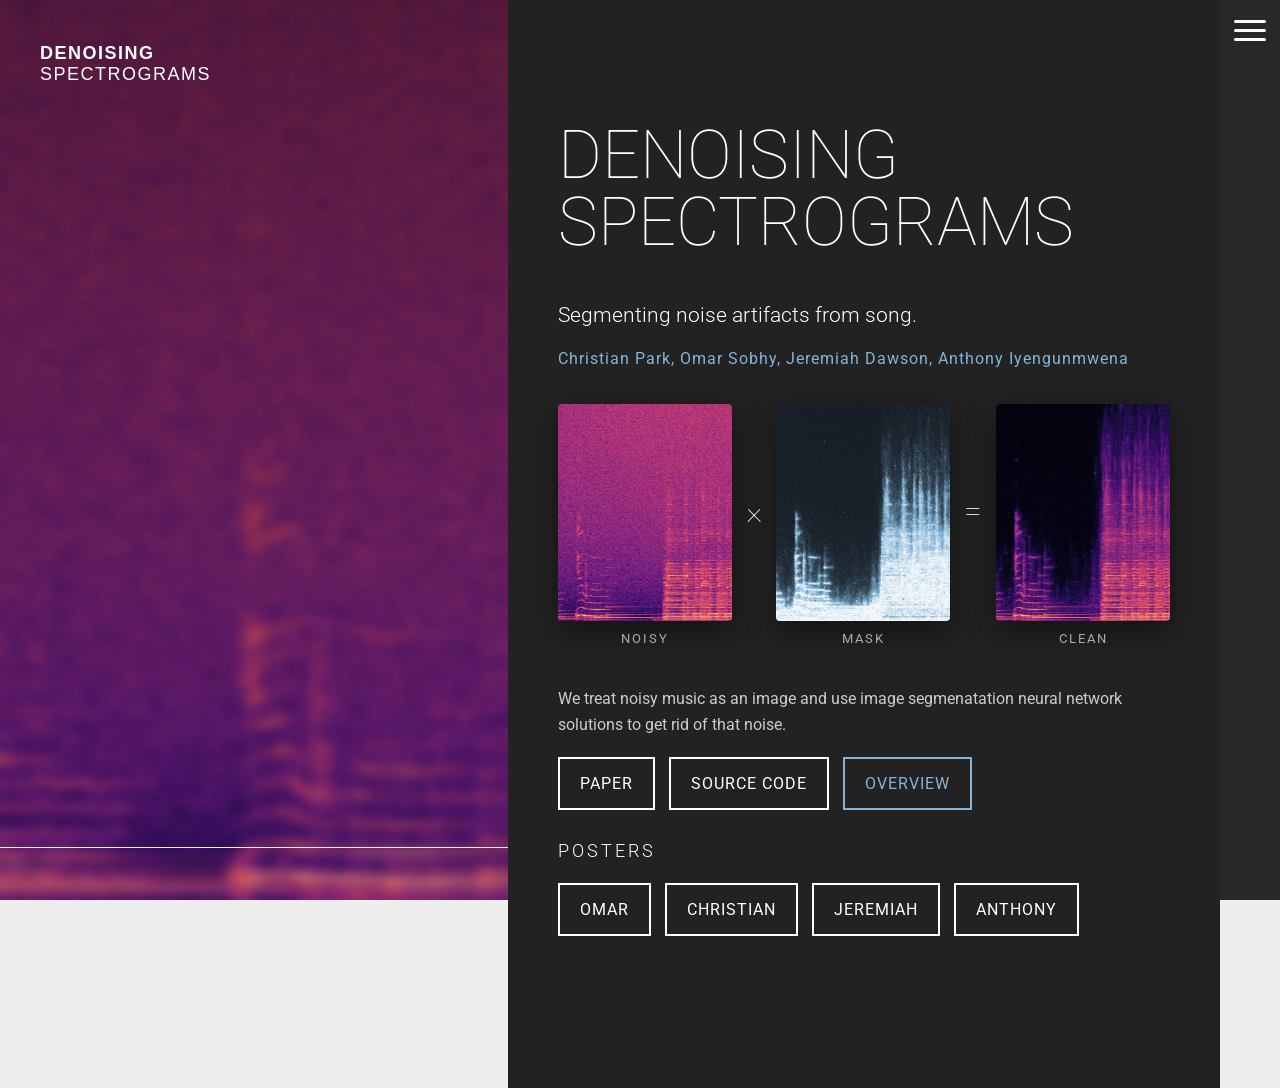
<file: site/index.html>
<!DOCTYPE html>
<html lang="en-US">
   <head>
      <meta charset="UTF-8">
      <meta name="viewport" content="width=device-width, initial-scale=1.0" />
      <title>Home | Denoising Spectrograms</title>
      <link rel="stylesheet" href="css/components.css">
      <link rel="stylesheet" href="css/icons.css">
      <link rel="stylesheet" href="css/responsee.css">
      <link rel="stylesheet" href="owl-carousel/owl.carousel.css">
      <link rel="stylesheet" href="owl-carousel/owl.theme.css">
      <!-- CUSTOM STYLE -->
      <link rel="stylesheet" href="css/template-style.css">
      <link href='https://fonts.googleapis.com/css?family=Roboto:400,100,300,700&subset=latin,latin-ext' rel='stylesheet' type='text/css'>
      <script type="text/javascript" src="js/jquery-1.8.3.min.js"></script>
      <script type="text/javascript" src="js/jquery-ui.min.js"></script>
   </head>

   <body class="size-1280 slide-to-right">
      <a href="index.html"><img class="logo" src="img/logo.svg" alt="Denoising Spectrograms"></a>

      <nav class="slide-nav aside-nav">
        <ul>
           <li class="active-item"><a href="index.html">Home</a></li>
           <li><a href="overview.html">Overview</a></li>
        </ul>
      </nav>

      <div class="slide-content">
        <section id="right-content" class="s-12 m-10 l-8 xl-7 xxl-6 right">

              <div class="line">
                 <h1>Denoising Spectrograms</h1>
                 <p class="perex">Segmenting noise artifacts from song.</p>
                 <p class="team">Christian Park, Omar Sobhy, Jeremiah Dawson, Anthony Iyengunmwena</p>
                 <div class="equation">
                    <figure><img src="img/panel-noisy.jpg" alt="Noisy spectrogram"><figcaption>Noisy</figcaption></figure>
                    <span class="op">&times;</span>
                    <figure><img src="img/panel-mask.jpg" alt="Predicted music mask"><figcaption>Mask</figcaption></figure>
                    <span class="op">=</span>
                    <figure><img src="img/panel-clean.jpg" alt="Clean estimate"><figcaption>Clean</figcaption></figure>
                 </div>
                 <p>We treat noisy music as an image and use image segmenatation neural network solutions to get rid of that noise.</p>
                 <div class="home-buttons">
                    <a class="more-button" href="paper/Denoising%20Spectrograms%20Segmenting%20Noise%20Artifacts%20from%20Song.pdf" target="_blank">Paper</a>
                    <a class="more-button" href="https://github.com/chocomint-727/COMPS-26-Image-Segmentation" target="_blank">Source Code</a>
                    <a class="more-button blue-more-button" href="overview.html">Overview</a>
                 </div>
                 <h3 class="fig-title">Posters</h3>
                 <div class="home-buttons">
                    <a class="more-button" href="posters/Omar%20Poster.pdf" target="_blank">Omar</a>
                    <a class="more-button" href="posters/Christian%20poster.pdf" target="_blank">Christian</a>
                    <a class="more-button" href="posters/Jeremiah%20Poster.pdf" target="_blank">Jeremiah</a>
                    <a class="more-button" href="posters/Anthony%20Poster.pdf" target="_blank">Anthony</a>
                 </div>
              </div>

        </section>
      </div>


      <!-- BACKGROUND CAROUSEL -->
           <div id="background-carousel">
              <div class="owl-carousel owl-theme">
                 <div class="item" style="background-image: url(img/bg-noisy.jpg)"></div>
                 <div class="item" style="background-image: url(img/bg-levels.jpg)"></div>
                 <div class="item" style="background-image: url(img/bg-clean.jpg)"></div>
              </div>
           </div>

      <script type="text/javascript" src="js/responsee.js"></script>
      <script type="text/javascript" src="owl-carousel/owl.carousel.js"></script>
      <script type="text/javascript">
        jQuery(document).ready(function($) {
          var owl = $('#background-carousel .owl-carousel');
          owl.owlCarousel({
            nav: false,
            dots: false,
            items: 1,
            loop: true,
            animateOut: 'fadeOut',
            autoplay: true,
            autoplayTimeout: 4000
          });
        })
      </script>
   </body>
</html>
</file>
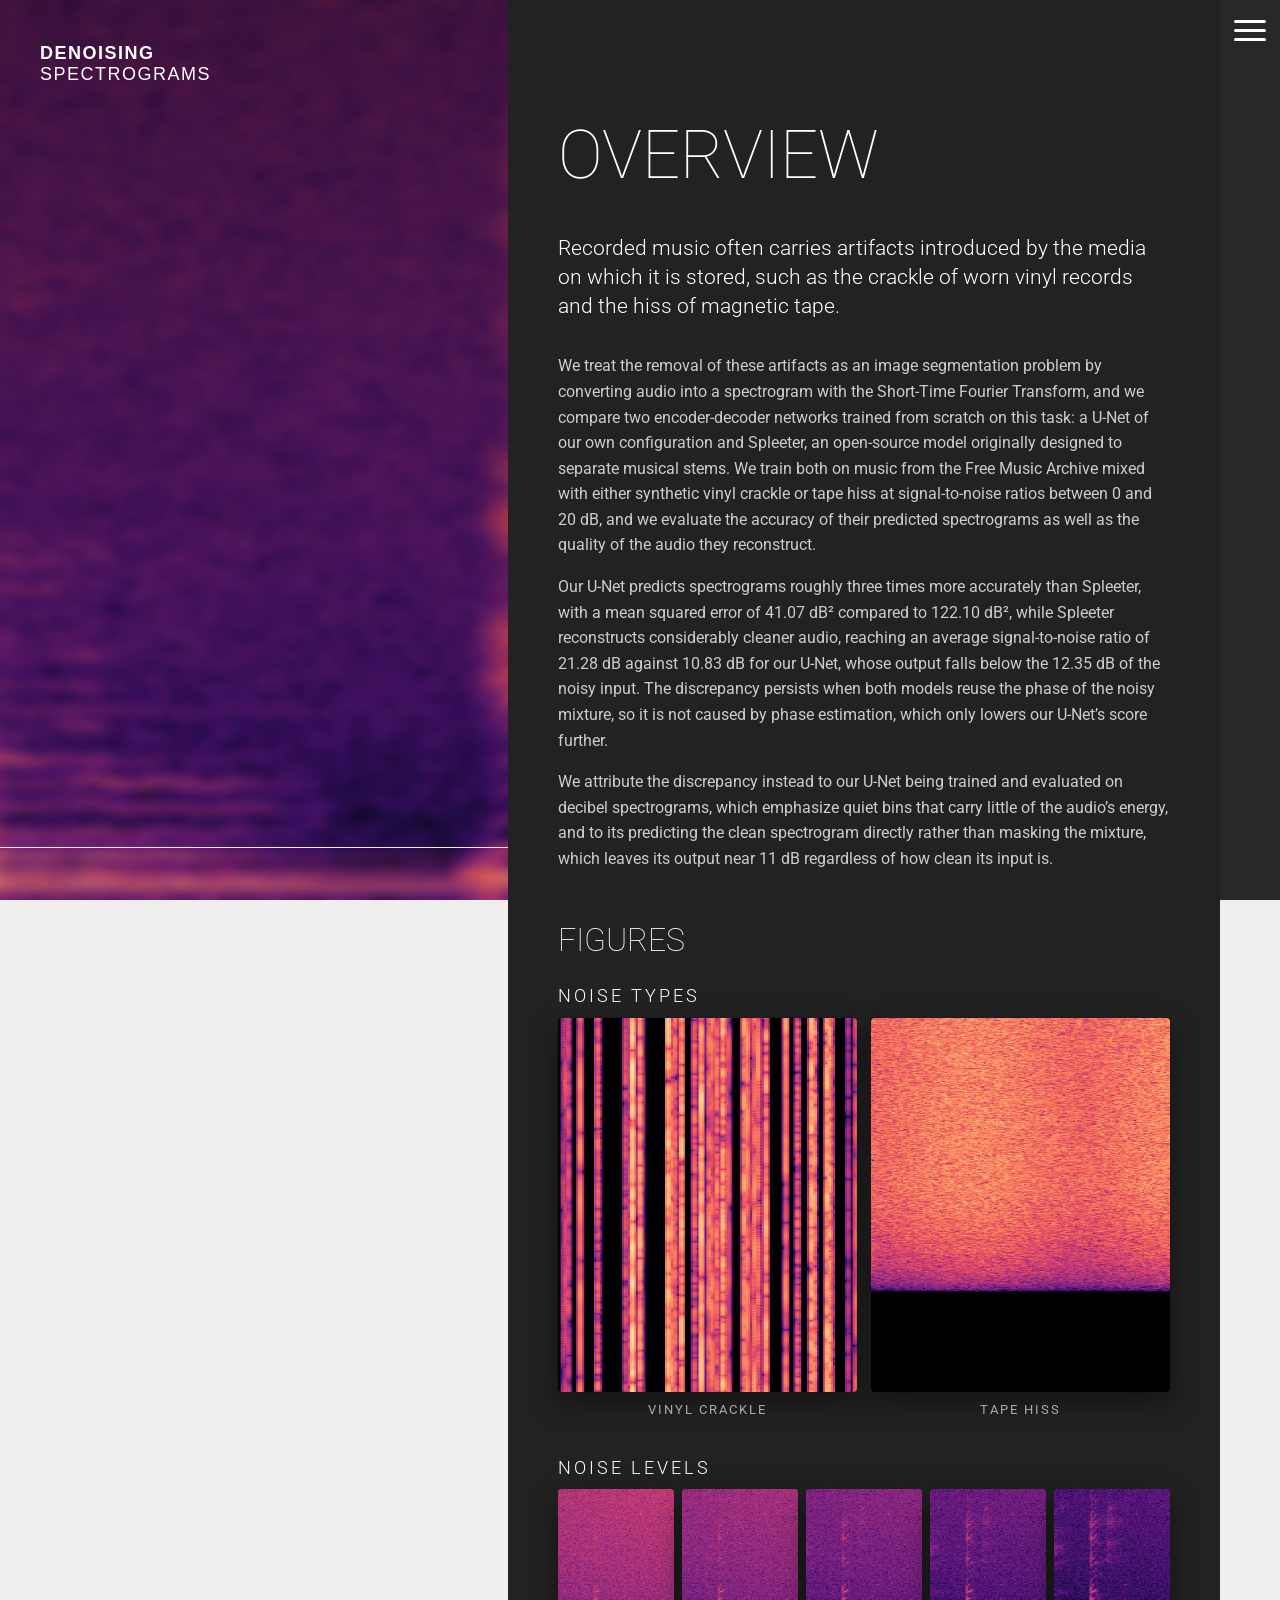
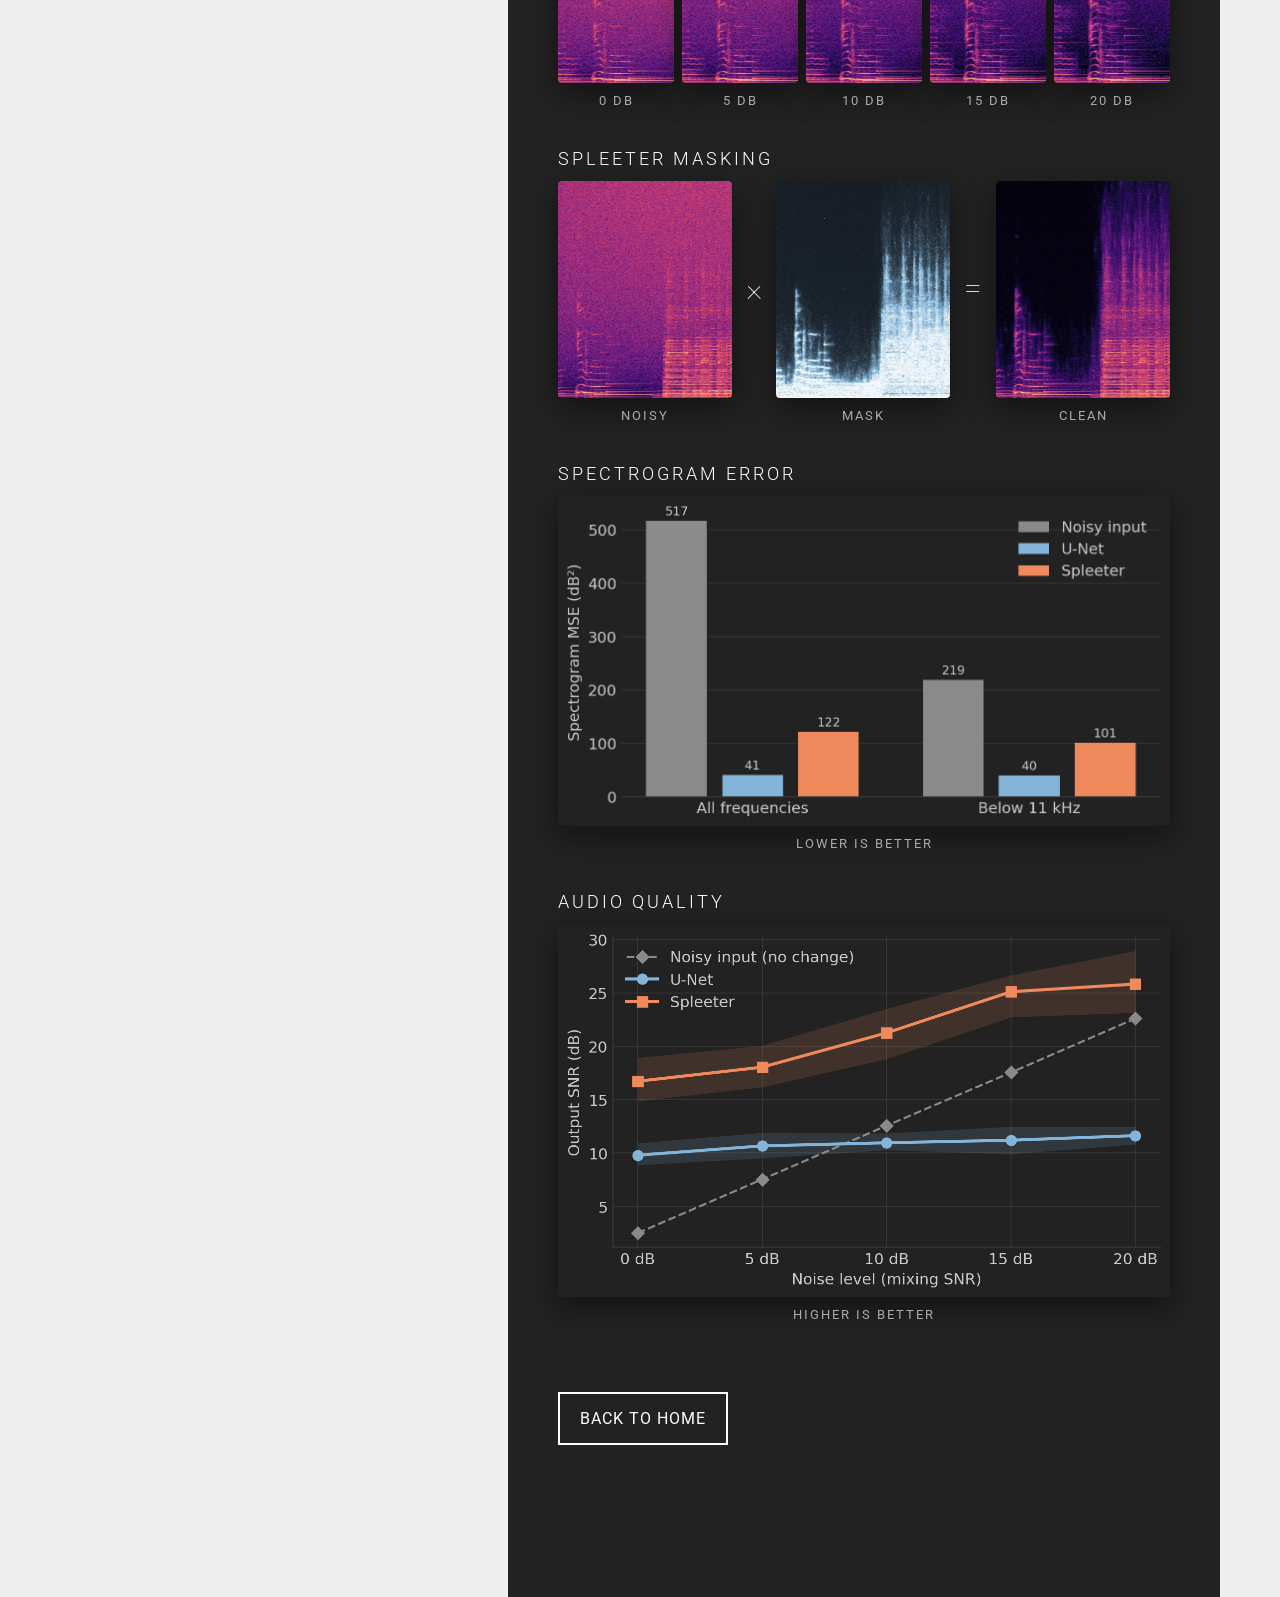
<file: site/overview.html>
<!DOCTYPE html>
<html lang="en-US">
   <head>
      <meta charset="UTF-8">
      <meta name="viewport" content="width=device-width, initial-scale=1.0" />
      <title>Overview | Denoising Spectrograms</title>
      <link rel="stylesheet" href="css/components.css">
      <link rel="stylesheet" href="css/icons.css">
      <link rel="stylesheet" href="css/responsee.css">
      <link rel="stylesheet" href="owl-carousel/owl.carousel.css">
      <link rel="stylesheet" href="owl-carousel/owl.theme.css">
      <link rel="stylesheet" href="css/template-style.css">
      <link href='https://fonts.googleapis.com/css?family=Roboto:400,100,300,700&subset=latin,latin-ext' rel='stylesheet' type='text/css'>
      <script type="text/javascript" src="js/jquery-1.8.3.min.js"></script>
      <script type="text/javascript" src="js/jquery-ui.min.js"></script>
   </head>

   <body class="size-1280 slide-to-right">
      <a href="index.html"><img class="logo" src="img/logo.svg" alt="Denoising Spectrograms"></a>

      <nav class="slide-nav aside-nav">
        <ul>
           <li><a href="index.html">Home</a></li>
           <li class="active-item"><a href="overview.html">Overview</a></li>
        </ul>
      </nav>

      <div class="slide-content">
        <section id="right-content" class="s-12 m-10 l-8 xl-7 xxl-6 right">

              <div class="line">
                 <h1>Overview</h1>
                 <p class="perex">Recorded music often carries artifacts introduced by the media on which it is stored, such as the crackle of worn vinyl records and the hiss of magnetic tape.</p>
                 <p>We treat the removal of these artifacts as an image segmentation problem by converting audio into a spectrogram with the Short-Time Fourier Transform, and we compare two encoder-decoder networks trained from scratch on this task: a U-Net of our own configuration and Spleeter, an open-source model originally designed to separate musical stems. We train both on music from the Free Music Archive mixed with either synthetic vinyl crackle or tape hiss at signal-to-noise ratios between 0 and 20&nbsp;dB, and we evaluate the accuracy of their predicted spectrograms as well as the quality of the audio they reconstruct.</p>
                 <p>Our U-Net predicts spectrograms roughly three times more accurately than Spleeter, with a mean squared error of 41.07&nbsp;dB&sup2; compared to 122.10&nbsp;dB&sup2;, while Spleeter reconstructs considerably cleaner audio, reaching an average signal-to-noise ratio of 21.28&nbsp;dB against 10.83&nbsp;dB for our U-Net, whose output falls below the 12.35&nbsp;dB of the noisy input. The discrepancy persists when both models reuse the phase of the noisy mixture, so it is not caused by phase estimation, which only lowers our U-Net&rsquo;s score further.</p>
                 <p>We attribute the discrepancy instead to our U-Net being trained and evaluated on decibel spectrograms, which emphasize quiet bins that carry little of the audio&rsquo;s energy, and to its predicting the clean spectrogram directly rather than masking the mixture, which leaves its output near 11&nbsp;dB regardless of how clean its input is.</p>

                 <h2 class="section-title">Figures</h2>

                 <h3 class="fig-title">Noise types</h3>
                 <div class="panel-row">
                    <figure><img src="img/panel-vinyl.jpg" alt="Spectrogram of vinyl crackle"><figcaption>Vinyl crackle</figcaption></figure>
                    <figure><img src="img/panel-tape.jpg" alt="Spectrogram of tape hiss"><figcaption>Tape hiss</figcaption></figure>
                 </div>

                 <h3 class="fig-title">Noise levels</h3>
                 <div class="panel-row panel-row-5">
                    <figure><img src="img/panel-snr-0.jpg" alt="Song mixed with noise at 0 dB SNR"><figcaption>0 dB</figcaption></figure>
                    <figure><img src="img/panel-snr-5.jpg" alt="Song mixed with noise at 5 dB SNR"><figcaption>5 dB</figcaption></figure>
                    <figure><img src="img/panel-snr-10.jpg" alt="Song mixed with noise at 10 dB SNR"><figcaption>10 dB</figcaption></figure>
                    <figure><img src="img/panel-snr-15.jpg" alt="Song mixed with noise at 15 dB SNR"><figcaption>15 dB</figcaption></figure>
                    <figure><img src="img/panel-snr-20.jpg" alt="Song mixed with noise at 20 dB SNR"><figcaption>20 dB</figcaption></figure>
                 </div>

                 <h3 class="fig-title">Spleeter masking</h3>
                 <div class="equation">
                    <figure><img src="img/panel-noisy.jpg" alt="Noisy spectrogram"><figcaption>Noisy</figcaption></figure>
                    <span class="op">&times;</span>
                    <figure><img src="img/panel-mask.jpg" alt="Predicted music mask"><figcaption>Mask</figcaption></figure>
                    <span class="op">=</span>
                    <figure><img src="img/panel-clean.jpg" alt="Clean estimate"><figcaption>Clean</figcaption></figure>
                 </div>

                 <h3 class="fig-title">Spectrogram error</h3>
                 <figure class="result-fig"><img src="img/fig-spectrogram-error.png" alt="Bar chart of mean spectrogram error: noisy input 517, U-Net 41, Spleeter 122 dB squared over all frequencies; 219, 40 and 101 below 11 kHz"><figcaption>Lower is better</figcaption></figure>

                 <h3 class="fig-title">Audio quality</h3>
                 <figure class="result-fig"><img src="img/fig-snr-by-level.png" alt="Line chart of output SNR by noise level: Spleeter rises from about 17 to 26 dB, the U-Net stays between 10 and 12 dB, and the noisy input rises from 2.5 to 22.6 dB"><figcaption>Higher is better</figcaption></figure>

                 <a class="more-button" href="index.html">Back to Home</a>
              </div>

        </section>
      </div>


      <!-- BACKGROUND CAROUSEL -->
           <div id="background-carousel">
              <div class="owl-carousel owl-theme">
                 <div class="item" style="background-image: url(img/bg-levels.jpg)"></div>
              </div>
           </div>

      <script type="text/javascript" src="js/responsee.js"></script>
      <script type="text/javascript" src="owl-carousel/owl.carousel.js"></script>
      <script type="text/javascript">
        jQuery(document).ready(function($) {
          var owl = $('#background-carousel .owl-carousel');
          owl.owlCarousel({
            nav: false,
            dots: false,
            items: 1,
            loop: true,
            animateOut: 'fadeOut',
            autoplay: true,
            autoplayTimeout: 4000
          });
        })
      </script>
   </body>
</html>
</file>
<file: site/css/components.css>
/*
 * Components CSS - v7 - 2020-09-30
 * https://www.myresponsee.com
 * Copyright 2020, Vision Design - graphic zoo
 * Free to use under the MIT license.
 * 
 * Components CSS includes Tabs, Custom forms, Tooltips, Buttons, Timelines, Modals, Accordions
*/
/* Tabs */
.tab-item {
  background: none repeat scroll 0 0 #fff;
  display: none;
  padding: 1.25rem 0;
}
.tab-item.tab-active {
  display: block;
}
.tab-content > .tab-label {
  display: none;
}
.tab-nav > .tab-label {
  float:left;
}
a.tab-label, a.tab-label:link, a.tab-label:visited, a.tab-label:hover {
  background: none repeat scroll 0 0 #262626;
  color: #fff;
  margin-right: 1px;
  padding: 0.625rem 1.25rem;
  transition: background 0.20s linear 0s;
  -o-transition: background 0.20s linear 0s;
  -ms-transition: background 0.20s linear 0s;
  -moz-transition: background 0.20s linear 0s;
  -webkit-transition: background 0.20s linear 0s;
}
a.tab-label:hover,a.tab-label.active-btn {
  background: none repeat scroll 0 0 #999;
}
.tab-label.active-btn {
  cursor: default;
}
.tab-content {
  text-align: left;
}
@media screen and (max-width:768px) {    
  .tab-nav > .tab-label {
    margin: 0.5px 0;
    width: 100%;
  }
}
/* Custom forms */
form.customform input, form.customform select, form.customform textarea, form.customform button {
 font-size:0.9rem;
 font-family:inherit;
 margin-bottom:1.25rem;
} 
form.customform input, form.customform select {height: 2.7rem;}
form.customform input, form.customform textarea, form.customform select { 
 background: none repeat scroll 0 0 #F5F5F5;
 transition: background 0.20s linear 0s;
 -o-transition: background 0.20s linear 0s;
 -ms-transition: background 0.20s linear 0s;
 -moz-transition: background 0.20s linear 0s;
 -webkit-transition: background 0.20s linear 0s;
}
form.customform input:hover, form.customform textarea:hover, form.customform select:hover, form.customform input:focus, form.customform textarea:focus, form.customform select:focus {background: none repeat scroll 0 0 #fff;}
form.customform input, form.customform textarea, form.customform select {
 background: none repeat scroll 0 0 #F5F5F5;
 border: 1px solid #E0E0E0;
 padding: 0.625rem;
 width: 100%;
}
form.customform input[type="file"] {
 border: 1px solid #E0E0E0;
 height: auto;
 max-height: 2.7rem;
 min-height: 2.7rem;
 padding: 0.4rem;
 width: 100%;
}
form.customform input[type="radio"], form.customform input[type="checkbox"] {
 margin-right: 0.625rem;
 width:auto;
 padding:0;
 height:auto;
}
form.customform option {padding: 0.625rem;}
form.customform select[multiple="multiple"] {height: auto;}
form.customform button {
 width: 100%;
 background: none repeat scroll 0 0 #152732;
 border: 0 none;
 color: #fff;
 height: 2.7rem;
 padding: 0.625rem;
 cursor:pointer;
 width: 100%;
 transition: background 0.20s linear 0s;
 -o-transition: background 0.20s linear 0s;
 -ms-transition: background 0.20s linear 0s;
 -moz-transition: background 0.20s linear 0s;
 -webkit-transition: background 0.20s linear 0s;
}
/* Tooltip */
a.tooltip-container,.tooltip-container {
  border-bottom:1px dotted;
  border-bottom-color: color;
  cursor: help;
  font-weight: 600;
}
a .tooltip-content,.tooltip-content {
  background: #152732 none repeat scroll 0 0;
  color: #fff!important;
  border-radius: 3px;
  display: none;
  font-size: 0.8rem;
  font-weight: normal;
  line-height: 1.3rem;
  margin-top: -1.25rem;
  max-width: 300px;
  padding: 0.625rem;
  position: absolute;
  z-index: 10;
}
.tooltip-content::after {
  border-left: 9px solid transparent;
  border-right: 9px solid transparent;
  border-top: 7px solid #152732;
  bottom: -5px;
  clear: both;
  content: "";
  height: 0;
  left: 50%;
  margin-left: -5px;
  position: absolute;
  width: 0;
}
a.tooltip-content.tooltip-bottom,.tooltip-content.tooltip-bottom {
  margin-top: 1.25rem;
}
.tooltip-content.tooltip-bottom::after {
  border-left: 9px solid transparent;
  border-right: 9px solid transparent;
  border-top: 0;
  border-bottom: 7px solid #152732;
  top: -5px;
}
/* Buttons */
.button,a.button,a.button:link,a.button:active,a.button:visited {
  background: #777 none repeat scroll 0 0;
  border: 0;
  color: #fff;
  cursor: pointer;
  display: inline-block;
  font-size: 0.85rem;
  padding: 0.825rem 1rem;
  text-align: center;
  transition: all 0.20s linear 0s;
  -o-transition: all 0.20s linear 0s;
  -ms-transition: all 0.20s linear 0s;
  -moz-transition: all 0.20s linear 0s;
  -webkit-transition: all 0.20s linear 0s;
}
.button.rounded-btn {
  border-radius: 4px;
}
.button.rounded-full-btn {
  border-radius: 100px;
}
.button:hover {
  box-shadow: 0 0 10px 100px rgba(255,255,255,0.15) inset;
  color: #fff;
}
.button.secondary-btn,a.button.secondary-btn,a.button.secondary-btn:link,a.button.secondary-btn:active,a.button.secondary-btn:visited {
  background: #444 none repeat scroll 0 0;
}
.button.cancel-btn,a.button.cancel-btn,a.button.cancel-btn:link,a.button.cancel-btn:active,a.button.cancel-btn:visited {
  background: #dc003a none repeat scroll 0 0;
}
.button.submit-btn,a.button.submit-btn,a.button.submit-btn:link,a.button.submit-btn:active,a.button.submit-btn:visited {
  background: #b4bf04 none repeat scroll 0 0;
}
.button.reload-btn,a.button.reload-btn,a.button.reload-btn:link,a.button.reload-btn:active,a.button.reload-btn:visited {
  background: #ff9800 none repeat scroll 0 0;
}
.button.disabled-btn {
  cursor: not-allowed!important;
  opacity: 0.2;
}
.button i {
  background: rgba(0, 0, 0, 0.1) none repeat scroll 0 0;
  border-radius: 27px;
  color: #fff!important;
  display: inline-block;
  font-size: 0.8rem;
  height: 27px;
  line-height: 27px;
  margin-right: 5px;
  width: 27px;
  transition: all 0.20s linear 0s;
  -o-transition: all 0.20s linear 0s;
  -ms-transition: all 0.20s linear 0s;
  -moz-transition: all 0.20s linear 0s;
  -webkit-transition: all 0.20s linear 0s;
}
.button:hover > i {
  background: rgba(0, 0, 0, 0.06) none repeat scroll 0 0;
}
.grid .button {
  width: 100%;
}
/* Accordion */
.accordion-title { 
  font-size: 1.1rem;
  padding: 15px;
  cursor: pointer;
  transition: background 0.2s;
  margin: 5px 0;
  border-radius: 3px;
  font-size: 1.2rem;
  color: #152732;
  background: #eee;
}
.accordion-content {
  display: none;
  padding: 15px;
  border: 1px solid #eee;
}
.accordion-title::before {
  content: "\f005";
  font-family: "mfg";
  margin-right: 10px;
  font-size: 12px;
  width: 17px;
  height: 17px;
  line-height: 15px;
  text-align: center;
  border-radius: 17px;
  display: inline-block;
  color: #fff;
  position: relative;
  top: -1px;
  border: 2px solid #fff;
  transform: rotate(0deg);
  transition:all 0.2s ease-in-out;
  -moz-transition:all 0.2s ease-in-out;
  -webkit-transition:all 0.2s ease-in-out;
}
.active-accordion-section > .accordion-title::before {
  transform: rotate(180deg);
}
/* Modal */
.modal {
  display: none;
  margin-top: -100%;    
  background: #fff;
  padding: 20px;
  height: auto;
  position: absolute;
  z-index: 2;
  transition:all 0.3s ease-in-out;
  -moz-transition:all 0.3s ease-in-out;
  -webkit-transition:all 0.3s ease-in-out;
}
.modal.active-modal {
  margin-top: 0;
  width: 100%;
}
.modal-content {
  position: relative;
  width: 100%;
  max-width: 1140px;
  margin: 0 auto;
  clear: left;
  overflow-x: hidden;
  height: 100%;
  overflow-y: auto;
}
.modal-content::after {
  clear:both;
  content: ".";
  display:block;
  height:0;
  line-height:0;
  overflow:hidden;
  visibility:hidden;
}
.modal-wrap {
  background: rgba(0,0,0,0.6);
  position: fixed;
  top: 0;
  bottom: 0;
  left: 0;
  right: 0;
  padding: 20px;  
  z-index: 1000;
}
body.modal-active {
  overflow: hidden !important;
}
.modal-close-button, .modal-button  {
  cursor: pointer;
}
.modal-close {
  position: fixed;
  cursor: pointer;
  top: 0;
  bottom: 0;
  left: 0;
  right: 0;
  z-index: 1;
}
.modal-close-icon i {
  color: #ccc;
  font-size: 17px;
}
.modal-close-icon {
  position: absolute;
  right: 10px;
  top: 6px;
  cursor: pointer;
}
/* Timeline */
.timeline-container {
  width: 100%;
  margin: 0 auto;
  position: relative;
  padding: 20px 0;
}
.timeline-container::before {
  content: '';
  position: absolute;
  top: 0;
  left: 18px;
  height: 100%;
  width: 4px;
  background: #eeeeee;
}
@media only screen and (min-width: 1170px) {
  .timeline-container::before {
    left: 50%;
    margin-left: -2px;
  }
}
.timeline-block {
  position: relative;
  margin: 2rem 0;
  clear: both;
}
.timeline-block:after {
  clear:both;
  content: ".";
  display:block;
  height:0;
  line-height:0;
  overflow:hidden;
  visibility:hidden;
}
.timeline-block:first-child {
  margin-top: 0;
}
.timeline-block:last-child {
  margin-bottom: 0;
}
@media only screen and (min-width: 1170px) {
  .timeline-block {
    margin: 4em 0;
  }
  .timeline-block:first-child {
    margin-top: 0;
  }
  .timeline-block:last-child {
    margin-bottom: 0;
  }
}
.timeline-icon {
  background: #B4BF04;	
  position: absolute;
  top: 0;
  left: 0;
  width: 40px;
  height: 40px;
  border-radius: 50%;
  line-height: 40px;
  text-align: center;
}
.timeline-icon i {
  color: #fff;
  font-size: 1rem;
}
@media only screen and (min-width: 1141px) {
  .timeline-icon {
    width: 60px;
    height: 60px;
    left: 50%;
    margin-left: -30px;
    line-height: 60px;
  }
  .timeline-icon i {
    font-size: 2rem;
  }
}
.timeline-content {
  position: relative;
  margin-left: 60px;
  background: #f5f5f5;
  border-radius: 0.25rem;
  padding: 1em;
  text-align: left;
}
.timeline-content:after {
  content: "";
  display: table;
  clear: both;
}
.timeline-content .timeline-date {
  display: inline-block;
  float: left;
  font-size: 1.5rem;
  color: #333;
}
.timeline-content::before {
  content: '';
  position: absolute;
  top: 16px;
  right: 100%;
  height: 0;
  width: 0;
  border: 11px solid transparent;
  border-right: 11px solid #f5f5f5;
}
.timeline-icon img {
  top: 0px;
  min-height: 100%;
  min-width: 100%;
  width: auto;
}
.timeline-icon {
  overflow: hidden;
}
@media only screen and (min-width: 1141px) {
  .timeline-content {
    margin-left: 0;
    padding: 15px;
    width: 45%;
    text-align: right;
  }
  .timeline-content .timeline-date {
    position: absolute;
    width: 100%;
    left: 121%;
    top: 0;
    text-align: left;
  }
  .timeline-content::before {
    left: 100%;
    border-left: 11px solid #f5f5f5;
    border-right: 0;
  }
  .timeline-block:nth-child(even) .timeline-content {
    float: right;
    text-align: left;
  }
  .timeline-block:nth-child(even) .timeline-content::before {
    top: 24px;
    left: auto;
    right: 100%;
    border-color: transparent;   
    border-right: 11px solid #f5f5f5;
  }
  .timeline-block:nth-child(even) .timeline-content .timeline-date {
    left: auto;
    right: 121%;
    text-align: right;
  } 
}
</file>
<file: site/css/icons.css>
/* Icon font - MFG labs */
@font-face {
  font-family: 'mfg';
    src: url('../font/mfglabsiconset-webfont.eot');
    src: url('../font/mfglabsiconset-webfont.svg#mfg_labs_iconsetregular') format('svg'),
   		   url('../font/mfglabsiconset-webfont.eot?#iefix') format('embedded-opentype'),
         url('../font/mfglabsiconset-webfont.woff') format('woff'),
         url('../font/mfglabsiconset-webfont.ttf') format('truetype');
    font-weight: normal;
    font-style: normal;
}

.icon-cloud,
.icon-at,
.icon-plus,
.icon-minus,
.icon-arrow_up,
.icon-arrow_down,
.icon-arrow_right,
.icon-arrow_left,
.icon-chevron_down,
.icon-chevron_up,
.icon-chevron_right,
.icon-chevron_left,
.icon-reorder,
.icon-list,
.icon-reorder_square,
.icon-reorder_square_line,
.icon-coverflow,
.icon-coverflow_line,
.icon-pause,
.icon-play,
.icon-step_forward,
.icon-step_backward,
.icon-fast_forward,
.icon-fast_backward,
.icon-cloud_upload,
.icon-cloud_download,
.icon-data_science,
.icon-data_science_black,
.icon-globe,
.icon-globe_black,
.icon-math_ico,
.icon-math,
.icon-math_black,
.icon-paperplane_ico,
.icon-paperplane,
.icon-paperplane_black,
.icon-color_balance,
.icon-star,
.icon-star_half,
.icon-star_empty,
.icon-star_half_empty,
.icon-reload,
.icon-heart,
.icon-heart_broken,
.icon-hashtag,
.icon-reply,
.icon-retweet,
.icon-signin,
.icon-signout,
.icon-download,
.icon-upload,
.icon-placepin,
.icon-display_screen,
.icon-tablet,
.icon-smartphone,
.icon-connected_object,
.icon-lock,
.icon-unlock,
.icon-camera,
.icon-isight,
.icon-video_camera,
.icon-random,
.icon-message,
.icon-discussion,
.icon-calendar,
.icon-ringbell,
.icon-movie,
.icon-mail,
.icon-pen,
.icon-settings,
.icon-measure,
.icon-vector,
.icon-vector_pen,
.icon-mute_on,
.icon-mute_off,
.icon-home,
.icon-sheet,
.icon-arrow_big_right,
.icon-arrow_big_left,
.icon-arrow_big_down,
.icon-arrow_big_up,
.icon-dribbble_circle,
.icon-dribbble,
.icon-facebook_circle,
.icon-facebook,
.icon-git_circle_alt,
.icon-git_circle,
.icon-git,
.icon-octopus,
.icon-twitter_circle,
.icon-twitter,
.icon-google_plus_circle,
.icon-google_plus,
.icon-linked_in_circle,
.icon-linked_in,
.icon-instagram,
.icon-instagram_circle,
.icon-mfg_icon,
.icon-xing,
.icon-xing_circle,
.icon-mfg_icon_circle,
.icon-user,
.icon-user_male,
.icon-user_female,
.icon-users,
.icon-file_open,
.icon-file_close,
.icon-file_alt,
.icon-file_close_alt,
.icon-attachment,
.icon-check,
.icon-cross_mark,
.icon-cancel_circle,
.icon-check_circle,
.icon-magnifying,
.icon-inbox,
.icon-clock,
.icon-stopwatch,
.icon-hourglass,
.icon-trophy,
.icon-unlock_alt,
.icon-lock_alt,
.icon-arrow_doubled_right,
.icon-arrow_doubled_left,
.icon-arrow_doubled_down,
.icon-arrow_doubled_up,
.icon-link,
.icon-warning,
.icon-warning_alt,
.icon-magnifying_plus,
.icon-magnifying_minus,
.icon-white_question,
.icon-black_question,
.icon-stop,
.icon-share,
.icon-eye,
.icon-trash_can,
.icon-hard_drive,
.icon-information_black,
.icon-information_white,
.icon-printer,
.icon-letter,
.icon-soundcloud,
.icon-soundcloud_circle,
.icon-anchor,
.icon-female_sign,
.icon-male_sign,
.icon-joystick,
.icon-high_voltage,
.icon-fire,
.icon-newspaper,
.icon-chart,
.icon-spread,
.icon-spinner_1,
.icon-spinner_2,
.icon-chart_alt,
.icon-label,
.icon-brush,
.icon-refresh,
.icon-node,
.icon-node_2,
.icon-node_3,
.icon-link_2_nodes,
.icon-link_3_nodes,
.icon-link_loop_nodes,
.icon-node_size,
.icon-node_color,
.icon-layout_directed,
.icon-layout_radial,
.icon-layout_hierarchical,
.icon-node_link_direction,
.icon-node_link_short_path,
.icon-node_cluster,
.icon-display_graph,
.icon-node_link_weight,
.icon-more_node_links,
.icon-node_shape,
.icon-node_icon,
.icon-node_text,
.icon-node_link_text,
.icon-node_link_color,
.icon-node_link_shape,
.icon-credit_card,
.icon-disconnect,
.icon-graph,
.icon-new_user {
  font-family: 'mfg';
  font-style: normal;
  font-variant: normal;
  font-weight: normal;
  color:#e3e3e3;
  speak: none; 
  text-transform: none;
  /* Better Font Rendering =========== */
  -webkit-font-smoothing: antialiased;
  -moz-osx-font-smoothing: grayscale;
}
.icon2x {font-size: 2rem;}
.icon3x {font-size: 3rem;}

.icon-cloud:before { content: "\2601"; }
.icon-at:before { content: "\0040"; }
.icon-plus:before { content: "\002B"; }
.icon-minus:before { content: "\2212"; }
.icon-arrow_up:before { content: "\2191"; }
.icon-arrow_down:before { content: "\2193"; }
.icon-arrow_right:before { content: "\2192"; }
.icon-arrow_left:before { content: "\2190"; }
.icon-chevron_down:before { content: "\f004"; }
.icon-chevron_up:before { content: "\f005"; }
.icon-chevron_right:before { content: "\f006"; }
.icon-chevron_left:before { content: "\f007"; }
.icon-reorder:before { content: "\f008"; }
.icon-list:before { content: "\f009"; }
.icon-reorder_square:before { content: "\f00a"; }
.icon-reorder_square_line:before { content: "\f00b"; }
.icon-coverflow:before { content: "\f00c"; }
.icon-coverflow_line:before { content: "\f00d"; }
.icon-pause:before { content: "\f00e"; }
.icon-play:before { content: "\f00f"; }
.icon-step_forward:before { content: "\f010"; }
.icon-step_backward:before { content: "\f011"; }
.icon-fast_forward:before { content: "\f012"; }
.icon-fast_backward:before { content: "\f013"; }
.icon-cloud_upload:before { content: "\f014"; }
.icon-cloud_download:before { content: "\f015"; }
.icon-data_science:before { content: "\f016"; }
.icon-data_science_black:before { content: "\f017"; }
.icon-globe:before { content: "\f018"; }
.icon-globe_black:before { content: "\f019"; }
.icon-math_ico:before { content: "\f01a"; }
.icon-math:before { content: "\f01b"; }
.icon-math_black:before { content: "\f01c"; }
.icon-paperplane_ico:before { content: "\f01d"; }
.icon-paperplane:before { content: "\f01e"; }
.icon-paperplane_black:before { content: "\f01f"; }
.icon-color_balance:before { content: "\f020"; }
.icon-star:before { content: "\2605"; }
.icon-star_half:before { content: "\f022"; }
.icon-star_empty:before { content: "\2606"; }
.icon-star_half_empty:before { content: "\f024"; }
.icon-reload:before { content: "\f025"; }
.icon-heart:before { content: "\2665"; }
.icon-heart_broken:before { content: "\f028"; }
.icon-hashtag:before { content: "\f029"; }
.icon-reply:before { content: "\f02a"; }
.icon-retweet:before { content: "\f02b"; }
.icon-signin:before { content: "\f02c"; }
.icon-signout:before { content: "\f02d"; }
.icon-download:before { content: "\f02e"; }
.icon-upload:before { content: "\f02f"; }
.icon-placepin:before { content: "\f031"; }
.icon-display_screen:before { content: "\f032"; }
.icon-tablet:before { content: "\f033"; }
.icon-smartphone:before { content: "\f034"; }
.icon-connected_object:before { content: "\f035"; }
.icon-lock:before { content: "\F512"; }
.icon-unlock:before { content: "\F513"; }
.icon-camera:before { content: "\F4F7"; }
.icon-isight:before { content: "\f039"; }
.icon-video_camera:before { content: "\f03a"; }
.icon-random:before { content: "\f03b"; }
.icon-message:before { content: "\F4AC"; }
.icon-discussion:before { content: "\f03d"; }
.icon-calendar:before { content: "\F4C5"; }
.icon-ringbell:before { content: "\f03f"; }
.icon-movie:before { content: "\f040"; }
.icon-mail:before { content: "\2709"; }
.icon-pen:before { content: "\270F"; }
.icon-settings:before { content: "\9881"; }
.icon-measure:before { content: "\f044"; }
.icon-vector:before { content: "\f045"; }
.icon-vector_pen:before { content: "\2712"; }
.icon-mute_on:before { content: "\f047"; }
.icon-mute_off:before { content: "\f048"; }
.icon-home:before { content: "\2302"; }
.icon-sheet:before { content: "\f04a"; }
.icon-arrow_big_right:before { content: "\21C9"; }
.icon-arrow_big_left:before { content: "\21C7"; }
.icon-arrow_big_down:before { content: "\21CA"; }
.icon-arrow_big_up:before { content: "\21C8"; }
.icon-dribbble_circle:before { content: "\f04f"; }
.icon-dribbble:before { content: "\f050"; }
.icon-facebook_circle:before { content: "\f051"; }
.icon-facebook:before { content: "\f052"; }
.icon-git_circle_alt:before { content: "\f053"; }
.icon-git_circle:before { content: "\f054"; }
.icon-git:before { content: "\f055"; }
.icon-octopus:before { content: "\f056"; }
.icon-twitter_circle:before { content: "\f057"; }
.icon-twitter:before { content: "\f058"; }
.icon-google_plus_circle:before { content: "\f059"; }
.icon-google_plus:before { content: "\f05a"; }
.icon-linked_in_circle:before { content: "\f05b"; }
.icon-linked_in:before { content: "\f05c"; }
.icon-instagram:before { content: "\f05d"; }
.icon-instagram_circle:before { content: "\f05e"; }
.icon-mfg_icon:before { content: "\f05f"; }
.icon-xing:before { content: "\F532"; }
.icon-xing_circle:before { content: "\F533"; }
.icon-mfg_icon_circle:before { content: "\f060"; }
.icon-user:before { content: "\f061"; }
.icon-user_male:before { content: "\f062"; }
.icon-user_female:before { content: "\f063"; }
.icon-users:before { content: "\f064"; }
.icon-file_open:before { content: "\F4C2"; }
.icon-file_close:before { content: "\f067"; }
.icon-file_alt:before { content: "\f068"; }
.icon-file_close_alt:before { content: "\f069"; }
.icon-attachment:before { content: "\f06a"; }
.icon-check:before { content: "\2713"; }
.icon-cross_mark:before { content: "\274C"; }
.icon-cancel_circle:before { content: "\F06E"; }
.icon-check_circle:before { content: "\f06d"; }
.icon-magnifying:before { content: "\F50D"; }
.icon-inbox:before { content: "\f070"; }
.icon-clock:before { content: "\23F2"; }
.icon-stopwatch:before { content: "\23F1"; }
.icon-hourglass:before { content: "\231B"; }
.icon-trophy:before { content: "\f074"; }
.icon-unlock_alt:before { content: "\F075"; }
.icon-lock_alt:before { content: "\F510"; }
.icon-arrow_doubled_right:before { content: "\21D2"; }
.icon-arrow_doubled_left:before { content: "\21D0"; }
.icon-arrow_doubled_down:before { content: "\21D3"; }
.icon-arrow_doubled_up:before { content: "\21D1"; }
.icon-link:before { content: "\f07B"; }
.icon-warning:before { content: "\2757"; }
.icon-warning_alt:before { content: "\2755"; }
.icon-magnifying_plus:before { content: "\f07E"; }
.icon-magnifying_minus:before { content: "\f07F"; }
.icon-white_question:before { content: "\2754"; }
.icon-black_question:before { content: "\2753"; }
.icon-stop:before { content: "\f080"; }
.icon-share:before { content: "\f081"; }
.icon-eye:before { content: "\f082"; }
.icon-trash_can:before { content: "\f083"; }
.icon-hard_drive:before { content: "\f084"; }
.icon-information_black:before { content: "\f085"; }
.icon-information_white:before { content: "\f086"; }
.icon-printer:before { content: "\f087"; }
.icon-letter:before { content: "\f088"; }
.icon-soundcloud:before { content: "\f089"; }
.icon-soundcloud_circle:before { content: "\f08A"; }
.icon-anchor:before { content: "\2693"; }
.icon-female_sign:before { content: "\2640"; }
.icon-male_sign:before { content: "\2642"; }
.icon-joystick:before { content: "\F514"; }
.icon-high_voltage:before { content: "\26A1"; }
.icon-fire:before { content: "\F525"; }
.icon-newspaper:before { content: "\F4F0"; }
.icon-chart:before { content: "\F526"; }
.icon-spread:before { content: "\F527"; }
.icon-spinner_1:before { content: "\F528"; }
.icon-spinner_2:before { content: "\F529"; }
.icon-chart_alt:before { content: "\F530"; }
.icon-label:before { content: "\F531"; }
.icon-brush:before { content: "\E000"; }
.icon-refresh:before { content: "\E001"; }
.icon-node:before { content: "\E002"; }
.icon-node_2:before { content: "\E003"; }
.icon-node_3:before { content: "\E004"; }
.icon-link_2_nodes:before { content: "\E005"; }
.icon-link_3_nodes:before { content: "\E006"; }
.icon-link_loop_nodes:before { content: "\E007"; }
.icon-node_size:before { content: "\E008"; }
.icon-node_color:before { content: "\E009"; }
.icon-layout_directed:before { content: "\E010"; }
.icon-layout_radial:before { content: "\E011"; }
.icon-layout_hierarchical:before { content: "\E012"; }
.icon-node_link_direction:before { content: "\E013"; }
.icon-node_link_short_path:before { content: "\E014"; }
.icon-node_cluster:before { content: "\E015"; }
.icon-display_graph:before { content: "\E016"; }
.icon-node_link_weight:before { content: "\E017"; }
.icon-more_node_links:before { content: "\E018"; }
.icon-node_shape:before { content: "\E00A"; }
.icon-node_icon:before { content: "\E00B"; }
.icon-node_text:before { content: "\E00C"; }
.icon-node_link_text:before { content: "\E00D"; }
.icon-node_link_color:before { content: "\E00E"; }
.icon-node_link_shape:before { content: "\E00F"; }
.icon-credit_card:before { content: "\F4B3"; }
.icon-disconnect:before { content: "\F534"; }
.icon-graph:before { content: "\F535"; }
.icon-new_user:before { content: "\F536"; }


/* Icon font - Simple Line Icons */
@font-face {
  font-family: 'sli';
  src: url('../font/Simple-Line-Icons.eot?v=2.2.2');
  src: url('../font/Simple-Line-Icons.eot?v=2.2.2#iefix') format('embedded-opentype'), url('../font/Simple-Line-Icons.ttf?v=2.2.2') format('truetype'), url('../font/Simple-Line-Icons.woff2?v=2.2.2') format('woff2'), url('../font/Simple-Line-Icons.woff?v=2.2.2') format('woff'), url('../font/Simple-Line-Icons.svg?v=2.2.2#simple-line-icons') format('svg');
  font-weight: normal;
  font-style: normal;
}

.icon-sli-user,
.icon-sli-people,
.icon-sli-user-female,
.icon-sli-user-follow,
.icon-sli-user-following,
.icon-sli-user-unfollow,
.icon-sli-login,
.icon-sli-logout,
.icon-sli-emotsmile,
.icon-sli-phone,
.icon-sli-call-end,
.icon-sli-call-in,
.icon-sli-call-out,
.icon-sli-map,
.icon-sli-location-pin,
.icon-sli-direction,
.icon-sli-directions,
.icon-sli-compass,
.icon-sli-layers,
.icon-sli-menu,
.icon-sli-list,
.icon-sli-options-vertical,
.icon-sli-options,
.icon-sli-arrow-down,
.icon-sli-arrow-left,
.icon-sli-arrow-right,
.icon-sli-arrow-up,
.icon-sli-arrow-up-circle,
.icon-sli-arrow-left-circle,
.icon-sli-arrow-right-circle,
.icon-sli-arrow-down-circle,
.icon-sli-check,
.icon-sli-clock,
.icon-sli-plus,
.icon-sli-minus,
.icon-sli-close,
.icon-sli-organization,
.icon-sli-trophy,
.icon-sli-screen-smartphone,
.icon-sli-screen-desktop,
.icon-sli-plane,
.icon-sli-notebook,
.icon-sli-mustache,
.icon-sli-mouse,
.icon-sli-magnet,
.icon-sli-energy,
.icon-sli-disc,
.icon-sli-cursor,
.icon-sli-cursor-move,
.icon-sli-crop,
.icon-sli-chemistry,
.icon-sli-speedometer,
.icon-sli-shield,
.icon-sli-screen-tablet,
.icon-sli-magic-wand,
.icon-sli-hourglass,
.icon-sli-graduation,
.icon-sli-ghost,
.icon-sli-game-controller,
.icon-sli-fire,
.icon-sli-eyeglass,
.icon-sli-envelope-open,
.icon-sli-envelope-letter,
.icon-sli-bell,
.icon-sli-badge,
.icon-sli-anchor,
.icon-sli-wallet,
.icon-sli-vector,
.icon-sli-speech,
.icon-sli-puzzle,
.icon-sli-printer,
.icon-sli-present,
.icon-sli-playlist,
.icon-sli-pin,
.icon-sli-picture,
.icon-sli-handbag,
.icon-sli-globe-alt,
.icon-sli-globe,
.icon-sli-folder-alt,
.icon-sli-folder,
.icon-sli-film,
.icon-sli-feed,
.icon-sli-drop,
.icon-sli-drawer,
.icon-sli-docs,
.icon-sli-doc,
.icon-sli-diamond,
.icon-sli-cup,
.icon-sli-calculator,
.icon-sli-bubbles,
.icon-sli-briefcase,
.icon-sli-book-open,
.icon-sli-basket-loaded,
.icon-sli-basket,
.icon-sli-bag,
.icon-sli-action-undo,
.icon-sli-action-redo,
.icon-sli-wrench,
.icon-sli-umbrella,
.icon-sli-trash,
.icon-sli-tag,
.icon-sli-support,
.icon-sli-frame,
.icon-sli-size-fullscreen,
.icon-sli-size-actual,
.icon-sli-shuffle,
.icon-sli-share-alt,
.icon-sli-share,
.icon-sli-rocket,
.icon-sli-question,
.icon-sli-pie-chart,
.icon-sli-pencil,
.icon-sli-note,
.icon-sli-loop,
.icon-sli-home,
.icon-sli-grid,
.icon-sli-graph,
.icon-sli-microphone,
.icon-sli-music-tone-alt,
.icon-sli-music-tone,
.icon-sli-earphones-alt,
.icon-sli-earphones,
.icon-sli-equalizer,
.icon-sli-like,
.icon-sli-dislike,
.icon-sli-control-start,
.icon-sli-control-rewind,
.icon-sli-control-play,
.icon-sli-control-pause,
.icon-sli-control-forward,
.icon-sli-control-end,
.icon-sli-volume-1,
.icon-sli-volume-2,
.icon-sli-volume-off,
.icon-sli-calendar,
.icon-sli-bulb,
.icon-sli-chart,
.icon-sli-ban,
.icon-sli-bubble,
.icon-sli-camrecorder,
.icon-sli-camera,
.icon-sli-cloud-download,
.icon-sli-cloud-upload,
.icon-sli-envelope,
.icon-sli-eye,
.icon-sli-flag,
.icon-sli-heart,
.icon-sli-info,
.icon-sli-key,
.icon-sli-link,
.icon-sli-lock,
.icon-sli-lock-open,
.icon-sli-magnifier,
.icon-sli-magnifier-add,
.icon-sli-magnifier-remove,
.icon-sli-paper-clip,
.icon-sli-paper-plane,
.icon-sli-power,
.icon-sli-refresh,
.icon-sli-reload,
.icon-sli-settings,
.icon-sli-star,
.icon-sli-symbol-female,
.icon-sli-symbol-male,
.icon-sli-target,
.icon-sli-credit-card,
.icon-sli-paypal,
.icon-sli-social-tumblr,
.icon-sli-social-twitter,
.icon-sli-social-facebook,
.icon-sli-social-instagram,
.icon-sli-social-linkedin,
.icon-sli-social-pinterest,
.icon-sli-social-github,
.icon-sli-social-google,
.icon-sli-social-reddit,
.icon-sli-social-skype,
.icon-sli-social-dribbble,
.icon-sli-social-behance,
.icon-sli-social-foursqare,
.icon-sli-social-soundcloud,
.icon-sli-social-spotify,
.icon-sli-social-stumbleupon,
.icon-sli-social-youtube,
.icon-sli-social-dropbox {
  font-family: 'sli';
  font-style: normal;  
  font-variant: normal;
  font-weight: normal;
  color:#e3e3e3;
  speak: none;
  text-transform: none;
  /* Better Font Rendering =========== */
  -webkit-font-smoothing: antialiased;
  -moz-osx-font-smoothing: grayscale;
}
.icon-sli-user:before { content: "\e005"; }
.icon-sli-people:before { content: "\e001"; }
.icon-sli-user-female:before { content: "\e000"; }
.icon-sli-user-follow:before { content: "\e002"; }
.icon-sli-user-following:before { content: "\e003"; }
.icon-sli-user-unfollow:before { content: "\e004"; }
.icon-sli-login:before { content: "\e066"; }
.icon-sli-logout:before { content: "\e065"; }
.icon-sli-emotsmile:before { content: "\e021"; }
.icon-sli-phone:before { content: "\e600"; }
.icon-sli-call-end:before { content: "\e048"; }
.icon-sli-call-in:before { content: "\e047"; }
.icon-sli-call-out:before { content: "\e046"; }
.icon-sli-map:before { content: "\e033"; }
.icon-sli-location-pin:before { content: "\e096"; }
.icon-sli-direction:before { content: "\e042"; }
.icon-sli-directions:before { content: "\e041"; }
.icon-sli-compass:before { content: "\e045"; }
.icon-sli-layers:before { content: "\e034"; }
.icon-sli-menu:before { content: "\e601"; }
.icon-sli-list:before { content: "\e067"; }
.icon-sli-options-vertical:before { content: "\e602"; }
.icon-sli-options:before { content: "\e603"; }
.icon-sli-arrow-down:before { content: "\e604"; }
.icon-sli-arrow-left:before { content: "\e605"; }
.icon-sli-arrow-right:before { content: "\e606"; }
.icon-sli-arrow-up:before { content: "\e607"; }
.icon-sli-arrow-up-circle:before { content: "\e078"; }
.icon-sli-arrow-left-circle:before { content: "\e07a"; }
.icon-sli-arrow-right-circle:before { content: "\e079"; }
.icon-sli-arrow-down-circle:before { content: "\e07b"; }
.icon-sli-check:before { content: "\e080"; }
.icon-sli-clock:before { content: "\e081"; }
.icon-sli-plus:before { content: "\e095"; }
.icon-sli-minus:before { content: "\e615"; }
.icon-sli-close:before { content: "\e082"; }
.icon-sli-organization:before { content: "\e616"; }

.icon-sli-trophy:before { content: "\e006"; }
.icon-sli-screen-smartphone:before { content: "\e010"; }
.icon-sli-screen-desktop:before { content: "\e011"; }
.icon-sli-plane:before { content: "\e012"; }
.icon-sli-notebook:before { content: "\e013"; }
.icon-sli-mustache:before { content: "\e014"; }
.icon-sli-mouse:before { content: "\e015"; }
.icon-sli-magnet:before { content: "\e016"; }
.icon-sli-energy:before { content: "\e020"; }
.icon-sli-disc:before { content: "\e022"; }
.icon-sli-cursor:before { content: "\e06e"; }
.icon-sli-cursor-move:before { content: "\e023"; }
.icon-sli-crop:before { content: "\e024"; }
.icon-sli-chemistry:before { content: "\e026"; }
.icon-sli-speedometer:before { content: "\e007"; }
.icon-sli-shield:before { content: "\e00e"; }
.icon-sli-screen-tablet:before { content: "\e00f"; }
.icon-sli-magic-wand:before { content: "\e017"; }
.icon-sli-hourglass:before { content: "\e018"; }
.icon-sli-graduation:before { content: "\e019"; }
.icon-sli-ghost:before { content: "\e01a"; }
.icon-sli-game-controller:before { content: "\e01b"; }
.icon-sli-fire:before { content: "\e01c"; }
.icon-sli-eyeglass:before { content: "\e01d"; }
.icon-sli-envelope-open:before { content: "\e01e"; }
.icon-sli-envelope-letter:before { content: "\e01f"; }
.icon-sli-bell:before { content: "\e027"; }
.icon-sli-badge:before { content: "\e028"; }
.icon-sli-anchor:before { content: "\e029"; }
.icon-sli-wallet:before { content: "\e02a"; }
.icon-sli-vector:before { content: "\e02b"; }
.icon-sli-speech:before { content: "\e02c"; }
.icon-sli-puzzle:before { content: "\e02d"; }
.icon-sli-printer:before { content: "\e02e"; }
.icon-sli-present:before { content: "\e02f"; }
.icon-sli-playlist:before { content: "\e030"; }
.icon-sli-pin:before { content: "\e031"; }
.icon-sli-picture:before { content: "\e032"; }
.icon-sli-handbag:before { content: "\e035"; }
.icon-sli-globe-alt:before { content: "\e036"; }
.icon-sli-globe:before { content: "\e037"; }
.icon-sli-folder-alt:before { content: "\e039"; }
.icon-sli-folder:before { content: "\e089"; }
.icon-sli-film:before { content: "\e03a"; }
.icon-sli-feed:before { content: "\e03b"; }
.icon-sli-drop:before { content: "\e03e"; }
.icon-sli-drawer:before { content: "\e03f"; }
.icon-sli-docs:before { content: "\e040"; }
.icon-sli-doc:before { content: "\e085"; }
.icon-sli-diamond:before { content: "\e043"; }
.icon-sli-cup:before { content: "\e044"; }
.icon-sli-calculator:before { content: "\e049"; }
.icon-sli-bubbles:before { content: "\e04a"; }
.icon-sli-briefcase:before { content: "\e04b"; }
.icon-sli-book-open:before { content: "\e04c"; }
.icon-sli-basket-loaded:before { content: "\e04d"; }
.icon-sli-basket:before { content: "\e04e"; }
.icon-sli-bag:before { content: "\e04f"; }
.icon-sli-action-undo:before { content: "\e050"; }
.icon-sli-action-redo:before { content: "\e051"; }
.icon-sli-wrench:before { content: "\e052"; }
.icon-sli-umbrella:before { content: "\e053"; }
.icon-sli-trash:before { content: "\e054"; }
.icon-sli-tag:before { content: "\e055"; }
.icon-sli-support:before { content: "\e056"; }
.icon-sli-frame:before { content: "\e038"; }
.icon-sli-size-fullscreen:before { content: "\e057"; }
.icon-sli-size-actual:before { content: "\e058"; }
.icon-sli-shuffle:before { content: "\e059"; }
.icon-sli-share-alt:before { content: "\e05a"; }
.icon-sli-share:before { content: "\e05b"; }
.icon-sli-rocket:before { content: "\e05c"; }
.icon-sli-question:before { content: "\e05d"; }
.icon-sli-pie-chart:before { content: "\e05e"; }
.icon-sli-pencil:before { content: "\e05f"; }
.icon-sli-note:before { content: "\e060"; }
.icon-sli-loop:before { content: "\e064"; }
.icon-sli-home:before { content: "\e069"; }
.icon-sli-grid:before { content: "\e06a"; }
.icon-sli-graph:before { content: "\e06b"; }
.icon-sli-microphone:before { content: "\e063"; }
.icon-sli-music-tone-alt:before { content: "\e061"; }
.icon-sli-music-tone:before { content: "\e062"; }
.icon-sli-earphones-alt:before { content: "\e03c"; }
.icon-sli-earphones:before { content: "\e03d"; }
.icon-sli-equalizer:before { content: "\e06c"; }
.icon-sli-like:before { content: "\e068"; }
.icon-sli-dislike:before { content: "\e06d"; }
.icon-sli-control-start:before { content: "\e06f"; }
.icon-sli-control-rewind:before { content: "\e070"; }
.icon-sli-control-play:before { content: "\e071"; }
.icon-sli-control-pause:before { content: "\e072"; }
.icon-sli-control-forward:before { content: "\e073"; }
.icon-sli-control-end:before { content: "\e074"; }
.icon-sli-volume-1:before { content: "\e09f"; }
.icon-sli-volume-2:before { content: "\e0a0"; }
.icon-sli-volume-off:before { content: "\e0a1"; }
.icon-sli-calendar:before { content: "\e075"; }
.icon-sli-bulb:before { content: "\e076"; }
.icon-sli-chart:before { content: "\e077"; }
.icon-sli-ban:before { content: "\e07c"; }
.icon-sli-bubble:before { content: "\e07d"; }
.icon-sli-camrecorder:before { content: "\e07e"; }
.icon-sli-camera:before { content: "\e07f"; }
.icon-sli-cloud-download:before { content: "\e083"; }
.icon-sli-cloud-upload:before { content: "\e084"; }
.icon-sli-envelope:before { content: "\e086"; }
.icon-sli-eye:before { content: "\e087"; }
.icon-sli-flag:before { content: "\e088"; }
.icon-sli-heart:before { content: "\e08a"; }
.icon-sli-info:before { content: "\e08b"; }
.icon-sli-key:before { content: "\e08c"; }
.icon-sli-link:before { content: "\e08d"; }
.icon-sli-lock:before { content: "\e08e"; }
.icon-sli-lock-open:before { content: "\e08f"; }
.icon-sli-magnifier:before { content: "\e090"; }
.icon-sli-magnifier-add:before { content: "\e091"; }
.icon-sli-magnifier-remove:before { content: "\e092"; }
.icon-sli-paper-clip:before { content: "\e093"; }
.icon-sli-paper-plane:before { content: "\e094"; }
.icon-sli-power:before { content: "\e097"; }
.icon-sli-refresh:before { content: "\e098"; }
.icon-sli-reload:before { content: "\e099"; }
.icon-sli-settings:before { content: "\e09a"; }
.icon-sli-star:before { content: "\e09b"; }
.icon-sli-symbol-female:before { content: "\e09c"; }
.icon-sli-symbol-male:before { content: "\e09d"; }
.icon-sli-target:before { content: "\e09e"; }
.icon-sli-credit-card:before { content: "\e025"; }
.icon-sli-paypal:before { content: "\e608"; }
.icon-sli-social-tumblr:before { content: "\e00a"; }
.icon-sli-social-twitter:before { content: "\e009"; }
.icon-sli-social-facebook:before { content: "\e00b"; }
.icon-sli-social-instagram:before { content: "\e609"; }
.icon-sli-social-linkedin:before { content: "\e60a"; }
.icon-sli-social-pinterest:before { content: "\e60b"; }
.icon-sli-social-github:before { content: "\e60c"; }
.icon-sli-social-google:before { content: "\e60d"; }
.icon-sli-social-reddit:before { content: "\e60e"; }
.icon-sli-social-skype:before { content: "\e60f"; }
.icon-sli-social-dribbble:before { content: "\e00d"; }
.icon-sli-social-behance:before { content: "\e610"; }
.icon-sli-social-foursqare:before { content: "\e611"; }
.icon-sli-social-soundcloud:before { content: "\e612"; }
.icon-sli-social-spotify:before { content: "\e613"; }
.icon-sli-social-stumbleupon:before { content: "\e614"; }
.icon-sli-social-youtube:before { content: "\e008"; }
.icon-sli-social-dropbox:before { content: "\e00c"; }
</file>
<file: site/css/responsee.css>
/*
 * Responsee CSS - v7 - 2020-09-30
 * https://www.myresponsee.com
 * Copyright 2020, Vision Design - graphic zoo
 * Free to use under the MIT license.
*/
* {  
  -webkit-box-sizing:border-box;
  -moz-box-sizing:border-box;
  box-sizing:border-box;
  margin:0;	
}
body {
  background:none repeat scroll 0 0 #eeeeee;
  font-size:16px;
  font-family:"Open Sans",Arial,sans-serif;
  color:#444;
}
h1,h2,h3,h4,h5,h6 {
  color:#152732;
  font-weight: normal;
  line-height: 1.3;
  margin:0.5rem 0;  
}
h1 {font-size:2.7rem;}
h2 {font-size:2.2rem;}  
h3 {font-size:1.8rem;}  
h4 {font-size:1.4rem;}  
h5 {font-size:1.1rem;}  
h6 {font-size:0.9rem;}    
a, a:link, a:visited, a:hover, a:active {
  text-decoration:none;
  color:#9BB800;
  transition:color 0.20s linear 0s;
  -o-transition:color 0.20s linear 0s;
  -ms-transition:color 0.20s linear 0s;
  -moz-transition:color 0.20s linear 0s;
  -webkit-transition:color 0.20s linear 0s;
}  
a:hover {color:#B6C900;}
p,li,dl,blockquote,table,kbd {
  font-size: 0.85rem;
  line-height: 1.6;
}
b,strong {font-weight:700;}
.text-center {text-align:center!important;}
.text-right {text-align:right!important;}
img {
  border:0;
  display:block;
  height:auto;
  max-width:100%;
  width:auto;
}
.owl-item img, .full-img {
  max-width:none;
  width:100%;
}
.owl-nav div {font-family:"mfg";}
.grid .owl-carousel {
  width:100% !important;
}  
table {
  background:none repeat scroll 0 0 #fff;
  border:1px solid #f0f0f0;
  border-collapse:collapse;
  border-spacing:0;
  text-align:left;
  width:100%;
}
table tr td, table tr th {padding:0.625rem;}
table tfoot, table thead,table tr:nth-of-type(2n) {background:none repeat scroll 0 0 #f0f0f0;}
th,table tr:nth-of-type(2n) td {border-right:1px solid #fff;}
td {border-right:1px solid #f0f0f0;}
.size-960 .line,.size-1140 .line,.size-1280 .line,.size-1520 .line {
  margin:0 auto;
  padding:0 0.625rem;
}
.grid {
  display:grid;
  grid-template-columns:repeat(12, 1fr);
  width:100%;
  margin:0 auto;
} 
hr {
  border: 0;
  border-top: 1px solid #e5e5e5;
  clear:both;  
  height:0; 
  margin:2.5rem auto;
}
li {padding:0;}
ul,ol {padding-left:1.25rem;}
blockquote {
  border:2px solid #f0f0f0;
  padding:1.25rem;
}
cite {
  color:#999;
  display:block;
  font-size:0.8rem;
}
cite:before {content:"— ";}
dl dt {font-weight:700;}
dl dd {margin-bottom:0.625rem;}
dl dd:last-child {margin-bottom:0;}
abbr {cursor:help;}
abbr[title] {border-bottom:1px dotted;}
kbd {
  background: #152732 none repeat scroll 0 0;
  color: #fff;
  padding: 0.125rem 0.3125rem;
}
code, kbd, pre, samp {font-family: Menlo,Monaco,Consolas,"Courier New",monospace;}
mark {
  background: #F3F8A9 none repeat scroll 0 0;
  padding: 0.125rem 0.3125rem;
}
.size-960 .line,.size-960 .grid {max-width:59.75rem;}
.size-1140 .line,.size-1140 .grid {max-width:71rem;}
.size-1280 .line,.size-1280 .grid {max-width:80rem;}
.size-1520 .line,.size-1520 .grid {max-width:95rem;}
.grid.full {
  max-width:100%!important;
  padding: 0;
}
.vertical-center {display: inline-grid!important;}
.vertical-center * {
    align-items: center;
    display: flex!important;
}
.text-center .vertical-center * {justify-content: center;}

.size-960.align-content-left .line,.size-1140.align-content-left .line,.size-1280.align-content-left .line,.size-1520.align-content-left .line {margin-left:0;}
form {line-height:1.4;}
nav {
  display:block;
  width:100%;
  background:#152732;
}
.line::after, nav::after, .center::after, .box::after, .margin::after, .margin2x::after, .grid.full::after {
  clear:both;
  content: ".";
  display:block;
  height:0;
  line-height:0;
  overflow:hidden;
  visibility:hidden;
}
.grid.margin::after, .grid.margin2x::after {
  content: "";
  display:none;
}
.nav-text:after,.nav-text:before,.nav-text span {
  background-color:#fff;
  border-radius:3px;
  content:'';
  display:block;
  height:3px;
  margin:6px auto;
  width: 30px;
  transition:all 0.2s ease-in-out;
  -moz-transition:all 0.2s ease-in-out;
  -webkit-transition:all 0.2s ease-in-out;
}
.show-menu .nav-text:before {
  transform:translateY(9px) rotate(135deg);
  -moz-transform:translateY(9px) rotate(135deg);
  -webkit-transform:translateY(9px) rotate(135deg);
}
.show-menu .nav-text:after {
  transform:translateY(-9px) rotate(-135deg);
  -moz-transform:translateY(-9px) rotate(-135deg);
  -webkit-transform:translateY(-9px) rotate(-135deg);
}
.show-menu .nav-text span {
  transform:scale(0);
  -moz-transform:scale(0);
  -webkit-transform:scale(0);  
}
.top-nav ul {padding:0;}
.top-nav ul ul {
  position:absolute;
  background:#152732;
}
.top-nav li {
  float:left;
  list-style:none outside none;
  cursor:pointer;
}
.top-nav li a {
  color:#fff; 
  display:block;
  font-size:1rem;
  padding:1.25rem; 
}
.top-nav li ul li a {
  background:none repeat scroll 0 0 #152732;
  min-width:100%;
  padding:0.625rem;
}
.top-nav li a:hover, .aside-nav li a:hover {background:#2b4c61;}
.top-nav li ul {display:none;}
.top-nav li ul li,.top-nav li ul li ul li {
  float:none;
  list-style:none outside none;
  min-width:100%;
  padding:0;
}
.count-number {
  background: rgba(153, 153, 153, 0.25) none repeat scroll 0 0;
  border-radius: 10rem;
  color: #fff;
  display: inline-block;
  font-size: 0.7rem;
  height: 1.3rem;
  line-height: 1.3rem; 
  margin: 0 0 -0.3125rem 0.3125rem;
  text-align: center;
  width: 1.3rem;
}
ul.chevron .count-number {display:none;}
ul.chevron .submenu > a:after, ul.chevron .sub-submenu > a:after,ul.chevron .aside-submenu > a:after, ul.chevron .aside-sub-submenu > a:after {
  content:"\f004";
  display:inline-block;
  font-family:"mfg";
  font-size:0.7rem;
  margin:0 0.625rem;
}
.top-nav .active-item a {background:#2b4c61;}
.aside-nav > ul > li.active-item > a:link,.aside-nav > ul > li.active-item > a:visited {
  background:#2b4c61;
  color:#fff;
}
@media screen and (min-width:769px) {
  .aside-nav .count-number {
	  margin-left:-1.25rem;	
	  float:right;	
  }
  .top-nav li:hover > ul {
	  display:block;
	  z-index:10;
  }  
  .top-nav li:hover > ul ul {
    left:100%;
    margin:-2.5rem 0;
    width:100%;
  } 
}
.nav-text,.aside-nav-text {display:none;}
.aside-nav a,.aside-nav a:link,.aside-nav a:visited,.aside-nav li > ul,.top-nav a,.top-nav a:link,.top-nav a:visited {
  transition:background 0.20s linear 0s;
  -o-transition:background 0.20s linear 0s;
  -ms-transition:background 0.20s linear 0s;
  -moz-transition:background 0.20s linear 0s;
  -webkit-transition:background 0.20s linear 0s;
}
.aside-nav ul {
  background:#e8e8e8; 
  padding:0;
}
.aside-nav li {
  list-style:none outside none;
  cursor:pointer;
}
.aside-nav li a,.aside-nav li a:link,.aside-nav li a:visited {
  color:#444;
  display:block;
  font-size:1rem;
  padding:1.25rem;
}
.aside-nav > ul > li:last-child a {border-bottom:0 none;}
.aside-nav li > ul {
  height:0;
  display:block;
  position:relative;
  background:#f4f4f4;
  border-left:solid 1px #f2f2f2;
  border-right:solid 1px #f2f2f2;
  overflow:hidden;
}
.aside-nav li ul ul {
  border:0;
  background:#fff;
}
.aside-nav ul ul a {padding:0.625rem 1.25rem;}
.aside-nav li a:link, .aside-nav li a:visited {color:#333;}
.aside-nav li li a:hover, .aside-nav li li.active-item > a, .aside-nav li li.aside-sub-submenu li a:hover {
  color:#fff;
  background:#2b4c61;
}
.aside-nav > ul > li > a:hover {color:#fff;}
.aside-nav li li a:link, .aside-nav li li a:visited {background:none;}
.aside-nav .show-aside-ul, .aside-nav .active-aside-item {height:auto;} 
nav.breadcrumb-nav {
  background:#fff;
  margin:0.625rem 0;
}
nav.breadcrumb-nav ul {
  list-style:none;
  padding:0;
}
nav.breadcrumb-nav ul li {float:left;}
nav.breadcrumb-nav ul li a:hover {text-decoration:underline;}
.breadcrumb-nav i {color:#B6C900;}
nav.breadcrumb-nav ul li:after {
  content:"/";
  margin:0 9px;
  color:#c8c7c7;
}
nav.breadcrumb-nav ul li:last-child:after {content:"";}
.slide-content, .slide-nav {
  transition:all 0.10s linear 0s;
  -o-transition:all 0.10s linear 0s;
  -ms-transition:all 0.10s linear 0s;
  -moz-transition:all 0.10s linear 0s;
  -webkit-transition:all 0.10s linear 0s;
}
.slide-content {
  float:left;
  width:calc(100% - 60px);  
}
.aside-nav.slide-nav {
  background:#1c3849;
  bottom:0; 
  right:0;
  top:0;
  margin-right:-180px;     
  overflow-y:auto;
  padding-top:0.625rem;
  position:fixed;
  width:240px;
  z-index:2;
}
.aside-nav.slide-nav > ul {
  background:#1c3849;
  opacity:0;
  transition:all 0.20s linear 0s;
  -o-transition:all 0.20s linear 0s;
  -ms-transition:all 0.20s linear 0s;
  -moz-transition:all 0.20s linear 0s;
  -webkit-transition:all 0.20s linear 0s;
}
.aside-nav.slide-nav li a, .aside-nav.slide-nav li a:link, .aside-nav.slide-nav li a:visited {
  color:#fff;
  display:block;
  font-size:0.9rem;
  padding:0.625rem 1.25rem;
  border-bottom:0;
}
.aside-nav.slide-nav li a:hover {
  background:#152732!important;
  color:#fff!important;
}
.aside-nav.slide-nav li > ul {
  background:#2b4c61;
  border-left:0;
  border-right:0;
}
.aside-nav.slide-nav li > ul ul {
  background:#456274;
  border-left:0;
  border-right:0;
}
.slide-nav-button {
  background:#152732;
  cursor:pointer;
  position:fixed;
  top:0;
  right:0;
  bottom:0;
  width:60px;
  z-index:3;
}
.active-slide-nav .slide-content {margin-left:-240px;}
.active-slide-nav .slide-nav {margin-right:60px;}
.slide-to-left .slide-content {float:right;}
.slide-to-left .slide-nav {
  left:0;
  margin-right:0; 
  margin-left:-180px;    
}
.slide-to-left .slide-nav-button {left:0;}
.slide-to-left.active-slide-nav .slide-content {
  margin-right:-240px;
  margin-left:0;
}
.slide-to-left.active-slide-nav .slide-nav {
  margin-right:0;
  margin-left:60px;
}
.active-slide-nav .slide-nav ul {opacity:1;}
.nav-icon {
  padding:0.9rem;
  width:100%;
}
.nav-icon:after,.nav-icon:before,.nav-icon div {
  background-color:#fff;
  border-radius:3px;
  content:"";
  display:block;
  height:3px;
  margin:6px 0;
  transition:all 0.2s ease-in-out;
  -moz-transition:all 0.2s ease-in-out;
  -webkit-transition:all 0.2s ease-in-out;
}
.active-slide-nav .nav-icon:before {
  transform:translateY(9px) rotate(135deg);
  -moz-transform:translateY(9px) rotate(135deg);
  -webkit-transform:translateY(9px) rotate(135deg);
}
.active-slide-nav .nav-icon:after {
  transform:translateY(-9px) rotate(-135deg);
  -moz-transform:translateY(-9px) rotate(-135deg);
  -webkit-transform:translateY(-9px) rotate(-135deg);
}
.active-slide-nav .nav-icon div {
  transform:scale(0);
  -moz-transform:scale(0);
  -webkit-transform:scale(0);  
}
.active-slide-nav {overflow-x:hidden;} 
.padding {
  display:list-item;
  list-style:none outside none;
  padding:0.625rem;
}
.margin,.margin2x {display: block;}
.margin {margin:0 -0.625rem;}
.margin2x {margin:0 -1.25rem;}
.grid.margin {
  display: grid;
  grid-column-gap:20px;
  margin:0 auto;	
}
.grid.margin2x {
  display: grid;
  grid-column-gap:40px;
  margin:0 auto;	
}
.line {clear:left;}
.line .line {padding:0;}
.hide-xxl {display:none!important;}
.box {
  background:none repeat scroll 0 0 #fff;
  display:block;
  padding:1.25rem;
  width:100%;
}
.margin-bottom {margin-bottom:1.25rem!important;}
.margin-bottom2x {margin-bottom:2.5rem!important;}
.s-1,.s-2,.s-five,.s-3,.s-4,.s-5,.s-6,.s-7,.s-8,.s-9,.s-10,.s-11,.s-12,.m-1,.m-2,.m-five,.m-3,.m-4,.m-5,.m-6,.m-7,.m-8,.m-9,.m-10,.m-11,.m-12,.l-1,.l-2,.l-five,.l-3,.l-4,.l-5,.l-6,.l-7,.l-8,.l-9,.l-10,.l-11,.l-12,.xl-1,.xl-2,.xl-five,.xl-3,.xl-4,.xl-5,.xl-6,.xl-7,.xl-8,.xl-9,.xl-10,.xl-11,.xl-12,.xxl-1,.xxl-2,.xxl-five,.xxl-3,.xxl-4,.xxl-5,.xxl-6,.xxl-7,.xxl-8,.xxl-9,.xxl-10,.xxl-11,.xxl-12 {
  float:left;
  position:static;
}
.xxl-offset-1 {margin-left:8.3333%;}
.xxl-offset-2 {margin-left:16.6666%;}
.xxl-offset-five {margin-left:20%;}
.xxl-offset-3 {margin-left:25%;}
.xxl-offset-4 {margin-left:33.3333%;}
.xxl-offset-5 {margin-left:41.6666%;}
.xxl-offset-6 {margin-left:50%;}
.xxl-offset-7 {margin-left:58.3333%;}
.xxl-offset-8 {margin-left:66.6666%;}
.xxl-offset-9 {margin-left:75%;}
.xxl-offset-10 {margin-left:83.3333%;}
.xxl-offset-11 {margin-left:91.6666%;}
.xxl-offset-12 {margin-left:100%;}
.xxl-order-1 {order:-1;}
.xxl-order-2 {order:2;}
.xxl-order-3 {order:3;}
.xxl-order-4 {order:4;}
.xxl-order-5 {order:5;}
.xxl-order-6 {order:6;}
.xxl-order-7 {order:7;}
.xxl-order-8 {order:8;}
.xxl-order-9 {order:9;}
.xxl-order-10 {order:10;}
.xxl-order-11 {order:11;}
.xxl-order-12 {order:12;} 
.xxl-order-last {order:99999999;} 
.line .margin > .s-1,.line .margin > .s-2,.line .margin > .s-five,.line .margin > .s-3,.line .margin > .s-4,.line .margin > .s-5,.line .margin > .s-6,.line .margin > .s-7,.line .margin > .s-8,.line .margin > .s-9,.line .margin > .s-10,.line .margin > .s-11,.line .margin > .s-12,
.line .margin > .m-1,.line .margin > .m-2,.line .margin > .m-five,.line .margin > .m-3,.line .margin > .m-4,.line .margin > .m-5,.line .margin > .m-6,.line .margin > .m-7,.line .margin > .m-8,.line .margin > .m-9,.line .margin > .m-10,.line .margin > .m-11,.line .margin > .m-12,
.line .margin > .l-1,.line .margin > .l-2,.line .margin > .l-five,.line .margin > .l-3,.line .margin > .l-4,.line .margin > .l-5,.line .margin > .l-6,.line .margin > .l-7,.line .margin > .l-8,.line .margin > .l-9,.line .margin > .l-10,.line .margin > .l-11,.line .margin > .l-12,
.line .margin > .xl-1,.line .margin > .xl-2,.line .margin > .xl-five,.line .margin > .xl-3,.line .margin > .xl-4,.line .margin > .xl-5,.line .margin > .xl-6,.line .margin > .xl-7,.line .margin > .xl-8,.line .margin > .xl-9,.line .margin > .xl-10,.line .margin > .xl-11,.line .margin > .xl-12,
.line .margin > .xxl-1,.line .margin > .xxl-2,.line .margin > .xxl-five,.line .margin > .xxl-3,.line .margin > .xxl-4,.line .margin > .xxl-5,.line .margin > .xxl-6,.line .margin > .xxl-7,.line .margin > .xxl-8,.line .margin > .xxl-9,.line .margin > .xxl-10,.line .margin > .xxl-11,.line .margin > .xxl-12 {padding:0 0.625rem;}
.line .margin2x > .s-1,.line .margin2x > .s-2,.line .margin2x > .s-five,.line .margin2x > .s-3,.line .margin2x > .s-4,.line .margin2x > .s-5,.line .margin2x > .s-6,.line .margin2x > .s-7,.line .margin2x > .s-8,.line .margin2x > .s-9,.line .margin2x > .s-10,.line .margin2x > .s-11,.line .margin2x > .s-12,
.line .margin2x > .m-1,.line .margin2x > .m-2,.line .margin2x > .m-five,.line .margin2x > .m-3,.line .margin2x > .m-4,.line .margin2x > .m-5,.line .margin2x > .m-6,.line .margin2x > .m-7,.line .margin2x > .m-8,.line .margin2x > .m-9,.line .margin2x > .m-10,.line .margin2x > .m-11,.line .margin2x > .m-12,
.line .margin2x > .l-1,.line .margin2x > .l-2,.line .margin2x > .l-five,.line .margin2x > .l-3,.line .margin2x > .l-4,.line .margin2x > .l-5,.line .margin2x > .l-6,.line .margin2x > .l-7,.line .margin2x > .l-8,.line .margin2x > .l-9,.line .margin2x > .l-10,.line .margin2x > .l-11,.line .margin2x > .l-12,
.line .margin2x > .xl-1,.line .margin2x > .xl-2,.line .margin2x > .xl-five,.line .margin2x > .xl-3,.line .margin2x > .xl-4,.line .margin2x > .xl-5,.line .margin2x > .xl-6,.line .margin2x > .xl-7,.line .margin2x > .xl-8,.line .margin2x > .xl-9,.line .margin2x > .xl-10,.line .margin2x > .xl-11,.line .margin2x > .xl-12,
.line .margin2x > .xxl-1,.line .margin2x > .xxl-2,.line .margin2x > .xxl-five,.line .margin2x > .xxl-3,.line .margin2x > .xxl-4,.line .margin2x > .xxl-5,.line .margin2x > .xxl-6,.line .margin2x > .xxl-7,.line .margin2x > .xxl-8,.line .margin2x > .xxl-9,.line .margin2x > .xxl-10,.line .margin2x > .xxl-11,.line .margin2x > .xxl-12 {padding:0 1.25rem;}
.line-full-width .margin > .s-1,.line-full-width .margin > .s-2,.line-full-width .margin > .s-five,.line-full-width .margin > .s-3,.line-full-width .margin > .s-4,.line-full-width .margin > .s-5,.line-full-width .margin > .s-6,.line-full-width .margin > .s-7,.line-full-width .margin > .s-8,.line-full-width .margin > .s-9,.line-full-width .margin > .s-10,.line-full-width .margin > .s-11,.line-full-width .margin > .s-12,
.line-full-width .margin > .m-1,.line-full-width .margin > .m-2,.line-full-width .margin > .m-five,.line-full-width .margin > .m-3,.line-full-width .margin > .m-4,.line-full-width .margin > .m-5,.line-full-width .margin > .m-6,.line-full-width .margin > .m-7,.line-full-width .margin > .m-8,.line-full-width .margin > .m-9,.line-full-width .margin > .m-10,.line-full-width .margin > .m-11,.line-full-width .margin > .m-12,
.line-full-width .margin > .l-1,.line-full-width .margin > .l-2,.line-full-width .margin > .l-five,.line-full-width .margin > .l-3,.line-full-width .margin > .l-4,.line-full-width .margin > .l-5,.line-full-width .margin > .l-6,.line-full-width .margin > .l-7,.line-full-width .margin > .l-8,.line-full-width .margin > .l-9,.line-full-width .margin > .l-10,.line-full-width .margin > .l-11,.line-full-width .margin > .l-12,
.line-full-width .margin > .xl-1,.line-full-width .margin > .xl-2,.line-full-width .margin > .xl-five,.line-full-width .margin > .xl-3,.line-full-width .margin > .xl-4,.line-full-width .margin > .xl-5,.line-full-width .margin > .xl-6,.line-full-width .margin > .xl-7,.line-full-width .margin > .xl-8,.line-full-width .margin > .xl-9,.line-full-width .margin > .xl-10,.line-full-width .margin > .xl-11,.line-full-width .margin > .xl-12,
.line-full-width .margin > .xxl-1,.line-full-width .margin > .xxl-2,.line-full-width .margin > .xxl-five,.line-full-width .margin > .xxl-3,.line-full-width .margin > .xxl-4,.line-full-width .margin > .xxl-5,.line-full-width .margin > .xxl-6,.line-full-width .margin > .xxl-7,.line-full-width .margin > .xxl-8,.line-full-width .margin > .xxl-9,.line-full-width .margin > .xxl-10,.line-full-width .margin > .xxl-11,.line-full-width .margin > .xxl-12 {padding:0 0.625rem;}
.line-full-width .margin2x > .s-1,.line-full-width .margin2x > .s-2,.line-full-width .margin2x > .s-five,.line-full-width .margin2x > .s-3,.line-full-width .margin2x > .s-4,.line-full-width .margin2x > .s-5,.line-full-width .margin2x > .s-6,.line-full-width .margin2x > .s-7,.line-full-width .margin2x > .s-8,.line-full-width .margin2x > .s-9,.line-full-width .margin2x > .s-10,.line-full-width .margin2x > .s-11,.line-full-width .margin2x > .s-12,
.line-full-width .margin2x > .m-1,.line-full-width .margin2x > .m-2,.line-full-width .margin2x > .m-five,.line-full-width .margin2x > .m-3,.line-full-width .margin2x > .m-4,.line-full-width .margin2x > .m-5,.line-full-width .margin2x > .m-6,.line-full-width .margin2x > .m-7,.line-full-width .margin2x > .m-8,.line-full-width .margin2x > .m-9,.line-full-width .margin2x > .m-10,.line-full-width .margin2x > .m-11,.line-full-width .margin2x > .m-12,
.line-full-width .margin2x > .l-1,.line-full-width .margin2x > .l-2,.line-full-width .margin2x > .l-five,.line-full-width .margin2x > .l-3,.line-full-width .margin2x > .l-4,.line-full-width .margin2x > .l-5,.line-full-width .margin2x > .l-6,.line-full-width .margin2x > .l-7,.line-full-width .margin2x > .l-8,.line-full-width .margin2x > .l-9,.line-full-width .margin2x > .l-10,.line-full-width .margin2x > .l-11,.line-full-width .margin2x > .l-12,
.line-full-width .margin2x > .xl-1,.line-full-width .margin2x > .xl-2,.line-full-width .margin2x > .xl-five,.line-full-width .margin2x > .xl-3,.line-full-width .margin2x > .xl-4,.line-full-width .margin2x > .xl-5,.line-full-width .margin2x > .xl-6,.line-full-width .margin2x > .xl-7,.line-full-width .margin2x > .xl-8,.line-full-width .margin2x > .xl-9,.line-full-width .margin2x > .xl-10,.line-full-width .margin2x > .xl-11,.line-full-width .margin2x > .xl-12,
.line-full-width .margin2x > .xxl-1,.line-full-width .margin2x > .xxl-2,.line-full-width .margin2x > .xxl-five,.line-full-width .margin2x > .xxl-3,.line-full-width .margin2x > .xxl-4,.line-full-width .margin2x > .xxl-5,.line-full-width .margin2x > .xxl-6,.line-full-width .margin2x > .xxl-7,.line-full-width .margin2x > .xxl-8,.line-full-width .margin2x > .xxl-9,.line-full-width .margin2x > .xxl-10,.line-full-width .margin2x > .xxl-11,.line-full-width .margin2x > .xxl-12 {padding:0 1.25rem;}
.s-1, .grid .s-1.center {width:8.3333%;}
.s-2, .grid .s-2.center {width:16.6666%;}
.s-five {width:20%;}
.s-3, .grid .s-3.center {width:25%;}
.s-4, .grid .s-4.center {width:33.3333%;}
.s-5, .grid .s-5.center {width:41.6666%;}
.s-6, .grid .s-6.center {width:50%;}
.s-7, .grid .s-7.center {width:58.3333%;}
.s-8, .grid .s-8.center {width:66.6666%;}
.s-9, .grid .s-9.center {width:75%;}
.s-10, .grid .s-10.center {width:83.3333%;}
.s-11, .grid .s-11.center {width:91.6666%;}
.s-12, .grid .s-12.center {width:100%}
.grid .s-1 {grid-column:span 1;}
.grid .s-2 {grid-column:span 2;}
.grid .s-3 {grid-column:span 3;}
.grid .s-4 {grid-column:span 4;}
.grid .s-5 {grid-column:span 5;}
.grid .s-6 {grid-column:span 6;}
.grid .s-7 {grid-column:span 7;}
.grid .s-8 {grid-column:span 8;}
.grid .s-9 {grid-column:span 9;}
.grid .s-10 {grid-column:span 10;}
.grid .s-11 {grid-column:span 11;}
.grid .s-12 {grid-column:span 12;}  
.grid .s-row-1 {grid-row:span 1;}
.grid .s-row-2 {grid-row:span 2;}
.grid .s-row-3 {grid-row:span 3;}
.grid .s-row-4 {grid-row:span 4;}
.grid .s-row-5 {grid-row:span 5;}
.grid .s-row-6 {grid-row:span 6;}
.grid .s-row-7 {grid-row:span 7;}
.grid .s-row-8 {grid-row:span 8;}
.grid .s-row-9 {grid-row:span 9;}
.grid .s-row-10 {grid-row:span 10;}
.grid .s-row-11 {grid-row:span 11;}
.grid .s-row-12 {grid-row:span 12;}
.m-1, .grid .m-1.center {width:8.3333%;}
.m-2, .grid .m-2.center {width:16.6666%;}
.m-five {width:20%;}
.m-3, .grid .m-3.center {width:25%;}
.m-4, .grid .m-4.center {width:33.3333%;}
.m-5, .grid .m-5.center {width:41.6666%;}
.m-6, .grid .m-6.center {width:50%;}
.m-7, .grid .m-7.center {width:58.3333%;}
.m-8, .grid .m-8.center {width:66.6666%;}
.m-9, .grid .m-9.center {width:75%;}
.m-10, .grid .m-10.center {width:83.3333%;}
.m-11, .grid .m-11.center {width:91.6666%;}
.m-12, .grid .m-12.center {width:100%}
.grid .m-1 {grid-column:span 1;}
.grid .m-2 {grid-column:span 2;}
.grid .m-3 {grid-column:span 3;}
.grid .m-4 {grid-column:span 4;}
.grid .m-5 {grid-column:span 5;}
.grid .m-6 {grid-column:span 6;}
.grid .m-7 {grid-column:span 7;}
.grid .m-8 {grid-column:span 8;}
.grid .m-9 {grid-column:span 9;}
.grid .m-10 {grid-column:span 10;}
.grid .m-11 {grid-column:span 11;}
.grid .m-12 {grid-column:span 12;} 
.grid .m-row-1 {grid-row:span 1;}
.grid .m-row-2 {grid-row:span 2;}
.grid .m-row-3 {grid-row:span 3;}
.grid .m-row-4 {grid-row:span 4;}
.grid .m-row-5 {grid-row:span 5;}
.grid .m-row-6 {grid-row:span 6;}
.grid .m-row-7 {grid-row:span 7;}
.grid .m-row-8 {grid-row:span 8;}
.grid .m-row-9 {grid-row:span 9;}
.grid .m-row-10 {grid-row:span 10;}
.grid .m-row-11 {grid-row:span 11;}
.grid .m-row-12 {grid-row:span 12;}
.l-1, .grid .l-1.center {width:8.3333%;}
.l-2, .grid .l-2.center {width:16.6666%;}
.l-five {width:20%;}
.l-3, .grid .l-3.center {width:25%;}
.l-4, .grid .l-4.center {width:33.3333%;}
.l-5, .grid .l-5.center {width:41.6666%;}
.l-6, .grid .l-6.center {width:50%;}
.l-7, .grid .l-7.center {width:58.3333%;}
.l-8, .grid .l-8.center {width:66.6666%;}
.l-9, .grid .l-9.center {width:75%;}
.l-10, .grid .l-10.center {width:83.3333%;}
.l-11, .grid .l-11.center {width:91.6666%;}
.l-12, .grid .l-12.center {width:100%}
.grid .l-1 {grid-column:span 1;}
.grid .l-2 {grid-column:span 2;}
.grid .l-3 {grid-column:span 3;}
.grid .l-4 {grid-column:span 4;}
.grid .l-5 {grid-column:span 5;}
.grid .l-6 {grid-column:span 6;}
.grid .l-7 {grid-column:span 7;}
.grid .l-8 {grid-column:span 8;}
.grid .l-9 {grid-column:span 9;}
.grid .l-10 {grid-column:span 10;}
.grid .l-11 {grid-column:span 11;}
.grid .l-12 {grid-column:span 12;} 
.grid .l-row-1 {grid-row:span 1;}
.grid .l-row-2 {grid-row:span 2;}
.grid .l-row-3 {grid-row:span 3;}
.grid .l-row-4 {grid-row:span 4;}
.grid .l-row-5 {grid-row:span 5;}
.grid .l-row-6 {grid-row:span 6;}
.grid .l-row-7 {grid-row:span 7;}
.grid .l-row-8 {grid-row:span 8;}
.grid .l-row-9 {grid-row:span 9;}
.grid .l-row-10 {grid-row:span 10;}
.grid .l-row-11 {grid-row:span 11;}
.grid .l-row-12 {grid-row:span 12;}
.xl-1, .grid .xl-1.center {width:8.3333%;}
.xl-2, .grid .xl-2.center {width:16.6666%;}
.xl-five {width:20%;}
.xl-3, .grid .xl-3.center {width:25%;}
.xl-4, .grid .xl-4.center {width:33.3333%;}
.xl-5, .grid .xl-5.center {width:41.6666%;}
.xl-6, .grid .xl-6.center {width:50%;}
.xl-7, .grid .xl-7.center {width:58.3333%;}
.xl-8, .grid .xl-8.center {width:66.6666%;}
.xl-9, .grid .xl-9.center {width:75%;}
.xl-10, .grid .xl-10.center {width:83.3333%;}
.xl-11, .grid .xl-11.center {width:91.6666%;}
.xl-12, .grid .xl-12.center {width:100%}
.grid .xl-1 {grid-column:span 1;}
.grid .xl-2 {grid-column:span 2;}
.grid .xl-3 {grid-column:span 3;}
.grid .xl-4 {grid-column:span 4;}
.grid .xl-5 {grid-column:span 5;}
.grid .xl-6 {grid-column:span 6;}
.grid .xl-7 {grid-column:span 7;}
.grid .xl-8 {grid-column:span 8;}
.grid .xl-9 {grid-column:span 9;}
.grid .xl-10 {grid-column:span 10;}
.grid .xl-11 {grid-column:span 11;}
.grid .xl-12 {grid-column:span 12;}   
.grid .xl-row-1 {grid-row:span 1;}
.grid .xl-row-2 {grid-row:span 2;}
.grid .xl-row-3 {grid-row:span 3;}
.grid .xl-row-4 {grid-row:span 4;}
.grid .xl-row-5 {grid-row:span 5;}
.grid .xl-row-6 {grid-row:span 6;}
.grid .xl-row-7 {grid-row:span 7;}
.grid .xl-row-8 {grid-row:span 8;}
.grid .xl-row-9 {grid-row:span 9;}
.grid .xl-row-10 {grid-row:span 10;}
.grid .xl-row-11 {grid-row:span 11;}
.grid .xl-row-12 {grid-row:span 12;}
.xxl-1, .grid .xxl-1.center {width:8.3333%;}
.xxl-2, .grid .xxl-2.center {width:16.6666%;}
.xxl-five {width:20%;}
.xxl-3, .grid .xxl-3.center {width:25%;}
.xxl-4, .grid .xxl-4.center {width:33.3333%;}
.xxl-5, .grid .xxl-5.center {width:41.6666%;}
.xxl-6, .grid .xxl-6.center {width:50%;}
.xxl-7, .grid .xxl-7.center {width:58.3333%;}
.xxl-8, .grid .xxl-8.center {width:66.6666%;}
.xxl-9, .grid .xxl-9.center {width:75%;}
.xxl-10, .grid .xxl-10.center {width:83.3333%;}
.xxl-11, .grid .xxl-11.center {width:91.6666%;}
.xxl-12, .grid .xxl-12.center {width:100%}
.grid .xxl-1 {grid-column:span 1;}
.grid .xxl-2 {grid-column:span 2;}
.grid .xxl-3 {grid-column:span 3;}
.grid .xxl-4 {grid-column:span 4;}
.grid .xxl-5 {grid-column:span 5;}
.grid .xxl-6 {grid-column:span 6;}
.grid .xxl-7 {grid-column:span 7;}
.grid .xxl-8 {grid-column:span 8;}
.grid .xxl-9 {grid-column:span 9;}
.grid .xxl-10 {grid-column:span 10;}
.grid .xxl-11 {grid-column:span 11;}
.grid .xxl-12 {grid-column:span 12;}
.grid .xxl-row-1 {grid-row:span 1;}
.grid .xxl-row-2 {grid-row:span 2;}
.grid .xxl-row-3 {grid-row:span 3;}
.grid .xxl-row-4 {grid-row:span 4;}
.grid .xxl-row-5 {grid-row:span 5;}
.grid .xxl-row-6 {grid-row:span 6;}
.grid .xxl-row-7 {grid-row:span 7;}
.grid .xxl-row-8 {grid-row:span 8;}
.grid .xxl-row-9 {grid-row:span 9;}
.grid .xxl-row-10 {grid-row:span 10;}
.grid .xxl-row-11 {grid-row:span 11;}
.grid .xxl-row-12 {grid-row:span 12;}
.right {float:right;}
.left {float:left;} 

@media screen and (max-width:1366px) {
  .hide-xxl,.hide-l,.hide-m,.hide-s {display:initial!important;}
  .hide-xl {display:none!important;}
  .size-960,.size-1140,.size-1280,.size-1520 {max-width:1366px;}
  .xxl-offset-1,.xxl-offset-2,.xxl-offset-five,.xxl-offset-3,.xxl-offset-4,.xxl-offset-5,.xxl-offset-6,.xxl-offset-7,.xxl-offset-8,.xxl-offset-9,.xxl-offset-10,.xxl-offset-11,.xxl-offset-12 {margin-left:0;}
  .xl-offset-1 {margin-left:8.3333%;}
  .xl-offset-2 {margin-left:16.6666%;}
  .xl-offset-five {margin-left:20%;}
  .xl-offset-3 {margin-left:25%;}
  .xl-offset-4 {margin-left:33.3333%;}
  .xl-offset-5 {margin-left:41.6666%;}
  .xl-offset-6 {margin-left:50%;}
  .xl-offset-7 {margin-left:58.3333%;}
  .xl-offset-8 {margin-left:66.6666%;}
  .xl-offset-9 {margin-left:75%;}
  .xl-offset-10 {margin-left:83.3333%;}
  .xl-offset-11 {margin-left:91.6666%;}
  .xl-offset-12 {margin-left:100%;}
  .xxl-order-1,.xxl-order-2,.xxl-order-3,.xxl-order-4,.xxl-order-5,.xxl-order-6,.xxl-order-7,.xxl-order-8,.xxl-order-9,.xxl-order-10,.xxl-order-11,.xxl-order-12,.xxl-order-last {order:initial;} 
  .xl-order-1 {order:-1;}
  .xl-order-2 {order:2;}
  .xl-order-3 {order:3;}
  .xl-order-4 {order:4;}
  .xl-order-5 {order:5;}
  .xl-order-6 {order:6;}
  .xl-order-7 {order:7;}
  .xl-order-8 {order:8;}
  .xl-order-9 {order:9;}
  .xl-order-10 {order:10;}
  .xl-order-11 {order:11;}
  .xl-order-12 {order:12;} 
  .xl-order-last {order:99999999;} 
  .xl-1, .grid .xl-1.center {width:8.3333%;}
  .xl-2, .grid .xl-2.center {width:16.6666%;}
  .xl-five {width:20%;}
  .xl-3, .grid .xl-3.center {width:25%;}
  .xl-4, .grid .xl-4.center {width:33.3333%;}
  .xl-5, .grid .xl-5.center {width:41.6666%;}
  .xl-6, .grid .xl-6.center {width:50%;}
  .xl-7, .grid .xl-7.center {width:58.3333%;}
  .xl-8, .grid .xl-8.center {width:66.6666%;}
  .xl-9, .grid .xl-9.center {width:75%;}
  .xl-10, .grid .xl-10.center {width:83.3333%;}
  .xl-11, .grid .xl-11.center {width:91.6666%;}
  .xl-12, .grid .xl-12.center {width:100%}
  .grid .xl-1 {grid-column:span 1;}
  .grid .xl-2 {grid-column:span 2;}
  .grid .xl-3 {grid-column:span 3;}
  .grid .xl-4 {grid-column:span 4;}
  .grid .xl-5 {grid-column:span 5;}
  .grid .xl-6 {grid-column:span 6;}
  .grid .xl-7 {grid-column:span 7;}
  .grid .xl-8 {grid-column:span 8;}
  .grid .xl-9 {grid-column:span 9;}
  .grid .xl-10 {grid-column:span 10;}
  .grid .xl-11 {grid-column:span 11;}
  .grid .xl-12 {grid-column:span 12;}
  .grid .xl-row-1 {grid-row:span 1;}
  .grid .xl-row-2 {grid-row:span 2;}
  .grid .xl-row-3 {grid-row:span 3;}
  .grid .xl-row-4 {grid-row:span 4;}
  .grid .xl-row-5 {grid-row:span 5;}
  .grid .xl-row-6 {grid-row:span 6;}
  .grid .xl-row-7 {grid-row:span 7;}
  .grid .xl-row-8 {grid-row:span 8;}
  .grid .xl-row-9 {grid-row:span 9;}
  .grid .xl-row-10 {grid-row:span 10;}
  .grid .xl-row-11 {grid-row:span 11;}
  .grid .xl-row-12 {grid-row:span 12;}  
}

@media screen and (max-width:1140px) {
  .hide-xxl,.hide-xl,.hide-m,.hide-s {display:initial!important;}
  .hide-l {display:none!important;}
  .size-960,.size-1140,.size-1280,.size-1520 {max-width:1140px;}
  .xl-offset-1,.xl-offset-2,.xl-offset-five,.xl-offset-3,.xl-offset-4,.xl-offset-5,.xl-offset-6,.xl-offset-7,.xl-offset-8,.xl-offset-9,.xl-offset-10,.xl-offset-11,.xl-offset-12 {margin-left:0;}
  .l-offset-1 {margin-left:8.3333%;}
  .l-offset-2 {margin-left:16.6666%;}
  .l-offset-five {margin-left:20%;}
  .l-offset-3 {margin-left:25%;}
  .l-offset-4 {margin-left:33.3333%;}
  .l-offset-5 {margin-left:41.6666%;}
  .l-offset-6 {margin-left:50%;}
  .l-offset-7 {margin-left:58.3333%;}
  .l-offset-8 {margin-left:66.6666%;}
  .l-offset-9 {margin-left:75%;}
  .l-offset-10 {margin-left:83.3333%;}
  .l-offset-11 {margin-left:91.6666%;}
  .l-offset-12 {margin-left:100%;}
  .xl-order-1,.xl-order-2,.xl-order-3,.xl-order-4,.xl-order-5,.xl-order-6,.xl-order-7,.xl-order-8,.xl-order-9,.xl-order-10,.xl-order-11,.xl-order-12,.xl-order-last {order:initial;} 
  .l-order-1 {order:-1;}
  .l-order-2 {order:2;}
  .l-order-3 {order:3;}
  .l-order-4 {order:4;}
  .l-order-5 {order:5;}
  .l-order-6 {order:6;}
  .l-order-7 {order:7;}
  .l-order-8 {order:8;}
  .l-order-9 {order:9;}
  .l-order-10 {order:10;}
  .l-order-11 {order:11;}
  .l-order-12 {order:12;} 
  .l-order-last {order:99999999;} 
  .l-1, .grid .l-1.center {width:8.3333%;}
  .l-2, .grid .l-2.center {width:16.6666%;}
  .l-five {width:20%;}
  .l-3, .grid .l-3.center {width:25%;}
  .l-4, .grid .l-4.center {width:33.3333%;}
  .l-5, .grid .l-5.center {width:41.6666%;}
  .l-6, .grid .l-6.center {width:50%;}
  .l-7, .grid .l-7.center {width:58.3333%;}
  .l-8, .grid .l-8.center {width:66.6666%;}
  .l-9, .grid .l-9.center {width:75%;}
  .l-10, .grid .l-10.center {width:83.3333%;}
  .l-11, .grid .l-11.center {width:91.6666%;}
  .l-12, .grid .l-12.center {width:100%}
  .grid .l-1 {grid-column:span 1;}
  .grid .l-2 {grid-column:span 2;}
  .grid .l-3 {grid-column:span 3;}
  .grid .l-4 {grid-column:span 4;}
  .grid .l-5 {grid-column:span 5;}
  .grid .l-6 {grid-column:span 6;}
  .grid .l-7 {grid-column:span 7;}
  .grid .l-8 {grid-column:span 8;}
  .grid .l-9 {grid-column:span 9;}
  .grid .l-10 {grid-column:span 10;}
  .grid .l-11 {grid-column:span 11;}
  .grid .l-12 {grid-column:span 12;}
  .grid .l-row-1 {grid-row:span 1;}
  .grid .l-row-2 {grid-row:span 2;}
  .grid .l-row-3 {grid-row:span 3;}
  .grid .l-row-4 {grid-row:span 4;}
  .grid .l-row-5 {grid-row:span 5;}
  .grid .l-row-6 {grid-row:span 6;}
  .grid .l-row-7 {grid-row:span 7;}
  .grid .l-row-8 {grid-row:span 8;}
  .grid .l-row-9 {grid-row:span 9;}
  .grid .l-row-10 {grid-row:span 10;}
  .grid .l-row-11 {grid-row:span 11;}
  .grid .l-row-12 {grid-row:span 12;}  
}
 
@media screen and (max-width:768px) {
  .size-960,.size-1140,.size-1280,.size-1520 {max-width:768px;}
  .hide-xxl,.hide-xl,.hide-l,.hide-s {display:initial!important;}
  .hide-m {display:none!important;}
  nav {
    display:block;
    cursor:pointer;
    line-height:3;
  }
  .top-nav li a {background:none repeat scroll 0 0 #1c3849;}
  .top-nav > ul {
    height:0;
    width:100%;
    overflow:hidden;
    position:relative;
    z-index:999;
  }
  .top-nav > ul.show-menu,.aside-nav.minimize-on-small > ul.show-menu {height:auto;}
  .top-nav ul ul {
    left:0;
    margin-top:0;
    position:relative;
    right:0;
  } 
  .top-nav li ul li a {min-width:100%;}
  .top-nav li {
    float:none;
    list-style:none outside none;
    padding:0;
  }
  .top-nav li a {
    color:#fff;
    display:block;
    padding:1.25rem 0.625rem;
    text-align:center;
    text-decoration:none;
  }
  .top-nav li a:hover {
    background:none repeat scroll 0 0 #152732;
    color:#fff;
  }
  .top-nav li ul,.top-nav li ul li ul {
    display:block;  
    overflow:hidden; 
    height:0;   
  } 
  .top-nav > ul ul.show-ul {
    display:block;
    height:auto;  
  }
  .top-nav li ul li a {
    background:none repeat scroll 0 0 #2b4c61;
    padding:0.625rem;
  }
  .top-nav li ul li ul li a { background:none repeat scroll 0 0 #456274;}
  .top-nav {
    position:fixed;
    top:0;
    z-index:10;
    left:-100%;
    width:100%!important;
    bottom:0;
    background:none repeat scroll 0 0 #1c3849;
    overflow-y:auto;
    transition:left 0.20s linear 0s;
    -o-transition:left 0.20s linear 0s;
    -ms-transition:left 0.20s linear 0s;
    -moz-transition:left 0.20s linear 0s;
    -webkit-transition:left 0.20s linear 0s;
  }
  body.show-menu {overflow: hidden;}
  .show-menu .top-nav {
    left:0;
    right:60px
  }
  .top-nav > ul {
    height:auto;
    overflow:auto;
    position:relative;
  	top:60px;
  }
  .nav-text {
    color:#fff;
    display:inline-block;
    margin-right:0;
    width:auto;
    position:fixed;
    top:0;
  	left:0;
  	background:none repeat scroll 0 0 #1c3849;
  	height:60px;
  	width:60px;
  	text-align:center;
  	line-height:60px;
  	z-index:50;
  	padding-top:15px;
  }  
  .mobile-nav-right .top-nav {
    left:100%;
    right:-100%;
  }
  .show-menu .mobile-nav-right .top-nav {
    left:0;
    right:0;
  }
  .mobile-nav-right .nav-text {
    margin-left:0;
    top:0;
  	left:auto;
    right:0;
  }  
  .grid.margin2x {grid-column-gap: 20px;}
  .l-offset-1,.l-offset-2,.l-offset-five,.l-offset-3,.l-offset-4,.l-offset-5,.l-offset-6,.l-offset-7,.l-offset-8,.l-offset-9,.l-offset-10,.l-offset-11,.l-offset-12,
  .xl-offset-1,.xl-offset-2,.xl-offset-five,.xl-offset-3,.xl-offset-4,.xl-offset-5,.xl-offset-6,.xl-offset-7,.xl-offset-8,.xl-offset-9,.xl-offset-10,.xl-offset-11,.xl-offset-12,
  .xxl-offset-1,.xxl-offset-2,.xxl-offset-five,.xxl-offset-3,.xxl-offset-4,.xxl-offset-5,.xxl-offset-6,.xxl-offset-7,.xxl-offset-8,.xxl-offset-9,.xxl-offset-10,.xxl-offset-11,.xxl-offset-12 {margin-left:0;}
  .m-offset-1 {margin-left:8.3333%;}
  .m-offset-2 {margin-left:16.6666%;}
  .m-offset-five {margin-left:20%;}
  .m-offset-3 {margin-left:25%;}
  .m-offset-4 {margin-left:33.3333%;}
  .m-offset-5 {margin-left:41.6666%;}
  .m-offset-6 {margin-left:50%;}
  .m-offset-7 {margin-left:58.3333%;}
  .m-offset-8 {margin-left:66.6666%;}
  .m-offset-9 {margin-left:75%;}
  .m-offset-10 {margin-left:83.3333%;}
  .m-offset-11 {margin-left:91.6666%;}
  .m-offset-12 {margin-left:100%;}
  .l-order-1,.l-order-2,.l-order-3,.l-order-4,.l-order-5,.l-order-6,.l-order-7,.l-order-8,.l-order-9,.l-order-10,.l-order-11,.l-order-12,.l-order-last {order:initial;}   
  .m-order-1 {order:-1;}
  .m-order-2 {order:2;}
  .m-order-3 {order:3;}
  .m-order-4 {order:4;}
  .m-order-5 {order:5;}
  .m-order-6 {order:6;}
  .m-order-7 {order:7;}
  .m-order-8 {order:8;}
  .m-order-9 {order:9;}
  .m-order-10 {order:10;}
  .m-order-11 {order:11;}
  .m-order-12 {order:12;} 
  .m-order-last {order:99999999;} 
  .m-1, .grid .m-1.center {width:8.3333%;}
  .m-2, .grid .m-2.center {width:16.6666%;}
  .m-five {width:20%;}
  .m-3, .grid .m-3.center {width:25%;}
  .m-4, .grid .m-4.center {width:33.3333%;}
  .m-5, .grid .m-5.center {width:41.6666%;}
  .m-6, .grid .m-6.center {width:50%;}
  .m-7, .grid .m-7.center {width:58.3333%;}
  .m-8, .grid .m-8.center {width:66.6666%;}
  .m-9, .grid .m-9.center {width:75%;}
  .m-10, .grid .m-10.center {width:83.3333%;}
  .m-11, .grid .m-11.center {width:91.6666%;}
  .m-12, .grid .m-12.center {width:100%}
  .grid .m-1 {grid-column:span 1;}
  .grid .m-2 {grid-column:span 2;}
  .grid .m-3 {grid-column:span 3;}
  .grid .m-4 {grid-column:span 4;}
  .grid .m-5 {grid-column:span 5;}
  .grid .m-6 {grid-column:span 6;}
  .grid .m-7 {grid-column:span 7;}
  .grid .m-8 {grid-column:span 8;}
  .grid .m-9 {grid-column:span 9;}
  .grid .m-10 {grid-column:span 10;}
  .grid .m-11 {grid-column:span 11;}
  .grid .m-12 {grid-column:span 12;}
  .grid .m-row-1 {grid-row:span 1;}
  .grid .m-row-2 {grid-row:span 2;}
  .grid .m-row-3 {grid-row:span 3;}
  .grid .m-row-4 {grid-row:span 4;}
  .grid .m-row-5 {grid-row:span 5;}
  .grid .m-row-6 {grid-row:span 6;}
  .grid .m-row-7 {grid-row:span 7;}
  .grid .m-row-8 {grid-row:span 8;}
  .grid .m-row-9 {grid-row:span 9;}
  .grid .m-row-10 {grid-row:span 10;}
  .grid .m-row-11 {grid-row:span 11;}
  .grid .m-row-12 {grid-row:span 12;}  
}

@media screen and (max-width:480px) {
  .size-960,.size-1140,.size-1280,.size-1520 {max-width:480px;}
  .aside-nav li a {text-align: center;}
  .minimize-on-small .aside-nav-text {
    background:#152732 none repeat scroll 0 0;
    color:#fff;
    cursor:pointer;
    display:block;
    font-size:1.2rem;
    line-height:3;
    max-width:100%;
    padding-right:0.625rem;
    text-align:center;
    vertical-align:middle;
  }
  .aside-nav-text:after {
    content:"\f008";
    font-family:"mfg";
    font-size:1.1rem;
    margin-left:0.5rem;
    text-align:right;
  }
  .aside-nav.minimize-on-small > ul {
    height:0;
    overflow:hidden;
  }
  .hide-xxl,.hide-xl,.hide-l,.hide-m {display:initial!important;}
  .hide-s {display:none!important;}
  .count-number {margin-right:-1.25rem;} 
  .m-offset-1,.m-offset-2,.m-offset-five,.m-offset-3,.m-offset-4,.m-offset-5,.m-offset-6,.m-offset-7,.m-offset-8,.m-offset-9,.m-offset-10,.m-offset-11,.m-offset-12,
  .l-offset-1,.l-offset-2,.l-offset-five,.l-offset-3,.l-offset-4,.l-offset-5,.l-offset-6,.l-offset-7,.l-offset-8,.l-offset-9,.l-offset-10,.l-offset-11,.l-offset-12,
  .xl-offset-1,.xl-offset-2,.xl-offset-five,.xl-offset-3,.xl-offset-4,.xl-offset-5,.xl-offset-6,.xl-offset-7,.xl-offset-8,.xl-offset-9,.xl-offset-10,.xl-offset-11,.xl-offset-12,
  .xxl-offset-1,.xxl-offset-2,.xxl-offset-five,.xxl-offset-3,.xxl-offset-4,.xxl-offset-5,.xxl-offset-6,.xxl-offset-7,.xxl-offset-8,.xxl-offset-9,.xxl-offset-10,.xxl-offset-11,.xxl-offset-12 {margin-left:0;}
  .s-offset-1 {margin-left:8.3333%;}
  .s-offset-2 {margin-left:16.6666%;}
  .s-offset-five {margin-left:20%;}
  .s-offset-3 {margin-left:25%;}
  .s-offset-4 {margin-left:33.3333%;}
  .s-offset-5 {margin-left:41.6666%;}
  .s-offset-6 {margin-left:50%;}
  .s-offset-7 {margin-left:58.3333%;}
  .s-offset-8 {margin-left:66.6666%;}
  .s-offset-9 {margin-left:75%;}
  .s-offset-10 {margin-left:83.3333%;}
  .s-offset-11 {margin-left:91.6666%;}
  .s-offset-12 {margin-left:100%;}
  .m-order-1,.m-order-2,.m-order-3,.m-order-4,.m-order-5,.m-order-6,.m-order-7,.m-order-8,.m-order-9,.m-order-10,.m-order-11,.m-order-12,.m-order-last {order:initial;}  
  .s-order-1 {order:-1;}
  .s-order-2 {order:2;}
  .s-order-3 {order:3;}
  .s-order-4 {order:4;}
  .s-order-5 {order:5;}
  .s-order-6 {order:6;}
  .s-order-7 {order:7;}
  .s-order-8 {order:8;}
  .s-order-9 {order:9;}
  .s-order-10 {order:10;}
  .s-order-11 {order:11;}
  .s-order-12 {order:12;} 
  .s-order-last {order:99999999;} 
  .s-1, .grid .s-1.center {width:8.3333%;}
  .s-2, .grid .s-2.center {width:16.6666%;}
  .s-five {width:20%;}
  .s-3, .grid .s-3.center {width:25%;}
  .s-4, .grid .s-4.center {width:33.3333%;}
  .s-5, .grid .s-5.center {width:41.6666%;}
  .s-6, .grid .s-6.center {width:50%;}
  .s-7, .grid .s-7.center {width:58.3333%;}
  .s-8, .grid .s-8.center {width:66.6666%;}
  .s-9, .grid .s-9.center {width:75%;}
  .s-10, .grid .s-10.center {width:83.3333%;}
  .s-11, .grid .s-11.center {width:91.6666%;}
  .s-12, .grid .s-12.center {width:100%}
  .grid .s-1 {grid-column:span 1;}
  .grid .s-2 {grid-column:span 2;}
  .grid .s-3 {grid-column:span 3;}
  .grid .s-4 {grid-column:span 4;}
  .grid .s-5 {grid-column:span 5;}
  .grid .s-6 {grid-column:span 6;}
  .grid .s-7 {grid-column:span 7;}
  .grid .s-8 {grid-column:span 8;}
  .grid .s-9 {grid-column:span 9;}
  .grid .s-10 {grid-column:span 10;}
  .grid .s-11 {grid-column:span 11;}
  .grid .s-12 {grid-column:span 12;}
  .grid .s-row-1 {grid-row:span 1;}
  .grid .s-row-2 {grid-row:span 2;}
  .grid .s-row-3 {grid-row:span 3;}
  .grid .s-row-4 {grid-row:span 4;}
  .grid .s-row-5 {grid-row:span 5;}
  .grid .s-row-6 {grid-row:span 6;}
  .grid .s-row-7 {grid-row:span 7;}
  .grid .s-row-8 {grid-row:span 8;}
  .grid .s-row-9 {grid-row:span 9;}
  .grid .s-row-10 {grid-row:span 10;}
  .grid .s-row-11 {grid-row:span 11;}
  .grid .s-row-12 {grid-row:span 12;}  
}
.grid .s-1,.grid .s-2,.grid .s-five,.grid .s-3,.grid .s-4,.grid .s-5,.grid .s-6,.grid .s-7,.grid .s-8,.grid .s-9,.grid .s-10,.grid .s-11,.grid .s-12,.grid .m-1,.grid .m-2,.grid .m-five,.grid .m-3,.grid .m-4,.grid .m-5,.grid .m-6,.grid .m-7,.grid .m-8,.grid .m-9,.grid .m-10,.grid .m-11,.grid .m-12,.grid .l-1,.grid .l-2,.grid .l-five,.grid .l-3,.grid .l-4,.grid .l-5,.grid .l-6,.grid .l-7,.grid .l-8,.grid .l-9,.grid .l-10,.grid .l-11,.grid .l-12,.grid .xl-1,.grid .xl-2,.grid .xl-five,.grid .xl-3,.grid .xl-4,.grid .xl-5,.grid .xl-6,.grid .xl-7,.grid .xl-8,.grid .xl-9,.grid .xl-10,.grid .xl-11,.grid .xl-12,.grid .xxl-1,.grid .xxl-2,.grid .xxl-five,.grid .xxl-3,.grid .xxl-4,.grid .xxl-5,.grid .xxl-6,.grid .xxl-7,.grid .xxl-8,.grid .xxl-9,.grid .xxl-10,.grid .xxl-11,.grid .xxl-12 {float:none; width:auto;}  
.center {
  float:none;
  margin:0 auto;
  display:block;
}
.grid .center {
  justify-self:center;
  margin:auto;
  grid-column:1 / -1;
}
.grid .grid {
  padding:0;
  width:100%;
}
#map {z-index:1;}
</file>
<file: site/css/template-style.css>
body {
	font-family: roboto;
	color: #fff;
}
.logo {
    position: fixed;
    width: 200px;
    top: 40px;
    left: 40px;
}
h1, h2, h3, h4, h5, h6 {
	font-family: roboto;
	color: #fff;
}
h1 {
    font-weight: 100;
    font-size: 4.2rem;
    margin-top: 0;
    text-transform: uppercase;
    line-height: 4.2rem;
    margin-bottom: 2.8rem;
}
p {
    color: #ccc;
    font-size: 1rem;
  	margin-bottom: 1rem;
}
p.perex {
    font-size: 1.3rem;
    color: #fff;
    line-height: 1.4;
    margin-bottom: 2rem;
    font-weight: 300;
}
a, a:link, a:visited, a:hover, a:active {
  color: #84b5d9;
}
a.more-button {
    color: #fff!important;
    padding: 15px 20px;
    display: inline-block;
    border: 2px solid #fff;
    text-transform: uppercase;
    margin: 30px 0;
    letter-spacing: 1px;
    transition:all 0.10s linear 0s;
  -o-transition:all 0.10s linear 0s;
  -ms-transition:all 0.10s linear 0s;
  -moz-transition:all 0.10s linear 0s;
  -webkit-transition:all 0.10s linear 0s;
}
a.more-button:hover {
    color: #222!important;
    background: #fff;
}
a.more-button.blue-more-button {
    color: #84b5d9!important;
    border: 2px solid #84b5d9;
    margin-left: 10px;
}
a.more-button.blue-more-button:hover {
    color: #222!important;
    background: #84b5d9;
}
.tab-nav.line {
  margin-bottom: 20px;
}
.tab-item {
    background: none;
}
a.tab-label, a.tab-label:link, a.tab-label:visited {
    background: none;
    color: #fff;
    padding: 15px 20px;
    border: 2px solid #222;
    text-transform: uppercase;
    margin: 3px 2px 3px 0;
    letter-spacing: 1px;
    transition:all 0.10s linear 0s;
  -o-transition:all 0.10s linear 0s;
  -ms-transition:all 0.10s linear 0s;
  -moz-transition:all 0.10s linear 0s;
  -webkit-transition:all 0.10s linear 0s;
}
a.tab-label:hover, a.tab-label.active-btn {
  border: 2px solid #fff;
}
.modal-button.margin-bottom {
    display: block;
}
nav {
  padding: 0.825rem 0;
}
.modal-content {
  height: 100vh;
  overflow-y: hidden;
} 
.modal {
    background: none;
    max-height: 100vh;
    padding: 0;
}
.modal img {
    margin: 0 auto;
    max-height: 100vh;
}
.slide-nav-button {
    background: #282828;
}
.aside-nav.slide-nav {
  background:#282828;
}
.aside-nav.slide-nav > ul {
  background:#282828;
}
.aside-nav.slide-nav li > ul, .aside-nav.slide-nav li > ul ul {
    background: #282828;
    border-left: 0;
    border-right: 0;
}
.aside-nav.slide-nav li a:hover, .aside-nav > ul > li.active-item > a:link, .aside-nav > ul > li.active-item > a:visited {
  background:#353535!important;
}
#background-carousel .owl-carousel, #background-carousel .owl-stage-outer, #background-carousel .owl-stage, #background-carousel .owl-item {
    height: 100%;
    width: 100%;
} 
#background-carousel .item {
    background-size: cover;
    position: fixed;
    top: 0;
    bottom: 0;
    width: 100%;
    display: block;
}
#background-carousel .owl-carousel, #background-carousel .owl-stage-outer {
    position: fixed;
    top: 0;
    bottom: 0;
    display: block;
    z-index: -1;
}  
#right-content {
    position: relative;
    background: #222;
    height: auto;
    display: block;
    padding: 10% 40px;
    min-height: 100vh;
}
.service h2 {
  font-size: 25px;
  margin: 30px 0 20px 0;
  text-transform: uppercase;
  letter-spacing: 5px;
}
.service p {
  margin-bottom: 60px;
}
.contact-icon {
  width: 30px;
  height: 30px;
  line-height: 30px;
  text-align: center;
  background: #84b5d9;
  display: inline-block;
  border-radius: 30px;
  margin: 5px 3px 5px 0;
  color: #333;
  font-weight: 700;
  font-size: 0.85rem;
  position: relative;
  top: -3px;
}
footer {
    position: fixed;
    bottom: 0;
    left: 40px;
    bottom: 40px;
}
footer p, footer a {
    color: #fff !important;
    font-size: 0.8rem;
    margin-bottom: 0;
}

@media screen and (max-width: 768px) {
  .right {
    float:none;
  }
  .logo {
	  position: relative;
	  top: 0;
	  left: 0;
	  margin: 20px 0 20px 50px;
  }
  footer {
    position: relative;
    left: 0;
    bottom: 0;
	margin: 20px 0 20px 50px;
  }
  h1 {
    font-size: 2.2rem;
    line-height: 2.2rem;    
    margin-bottom: 2rem;
 }
}
/* ===== Comps site additions ===== */
.demo-video h4 {
    text-transform: uppercase;
    letter-spacing: 2px;
    margin-bottom: 10px;
}
.demo-video video {
    display: block;
    width: 100%;
    aspect-ratio: 16 / 9;
    background: #000;
}
.service a.more-button {
    margin-top: 0;
}
.home-buttons {
    margin: 20px 0;
}
.home-buttons a.more-button,
.home-buttons a.more-button.blue-more-button {
    margin: 0 10px 10px 0;
}

/* ----- spectrogram panels (no white boxes) ----- */
.panel-row, .equation {
    display: flex;
    align-items: center;
    gap: 14px;
    margin: 10px 0 40px;
}
.panel-row figure, .equation figure {
    flex: 1;
    margin: 0;
}
.panel-row img, .equation img {
    display: block;
    width: 100%;
    aspect-ratio: 4 / 5;
    object-fit: cover;
    border-radius: 4px;
    box-shadow: 0 10px 30px rgba(0, 0, 0, 0.45);
}
.panel-row-5 { gap: 8px; }
.panel-row-5 img { aspect-ratio: 3 / 5; }
figcaption {
    color: #aaa;
    font-size: 0.8rem;
    letter-spacing: 2px;
    text-transform: uppercase;
    text-align: center;
    margin-top: 10px;
}
.equation .op {
    color: #fff;
    font-size: 2rem;
    font-weight: 100;
    margin-bottom: 28px;
}
.fig-title {
    font-weight: 300;
    font-size: 1.1rem;
    letter-spacing: 3px;
    text-transform: uppercase;
    margin: 0 0 10px;
}
.service img, .demo-video video {
    border-radius: 4px;
    box-shadow: 0 10px 30px rgba(0, 0, 0, 0.45);
}


@media screen and (max-width: 768px) {
  .panel-row-5 { flex-wrap: wrap; }
  .panel-row-5 figure { flex: 1 0 28%; }
  .equation .op { font-size: 1.4rem; }
}
p.team {
    color: #84b5d9;
    letter-spacing: 1px;
    margin-top: -1rem;
    margin-bottom: 2rem;
}

.result-fig {
    margin: 10px 0 40px;
}
.result-fig img {
    display: block;
    width: 100%;
    border-radius: 4px;
    box-shadow: 0 10px 30px rgba(0, 0, 0, 0.45);
}
.section-title {
    font-weight: 100;
    font-size: 2rem;
    text-transform: uppercase;
    margin: 3rem 0 1.5rem;
}
</file>
